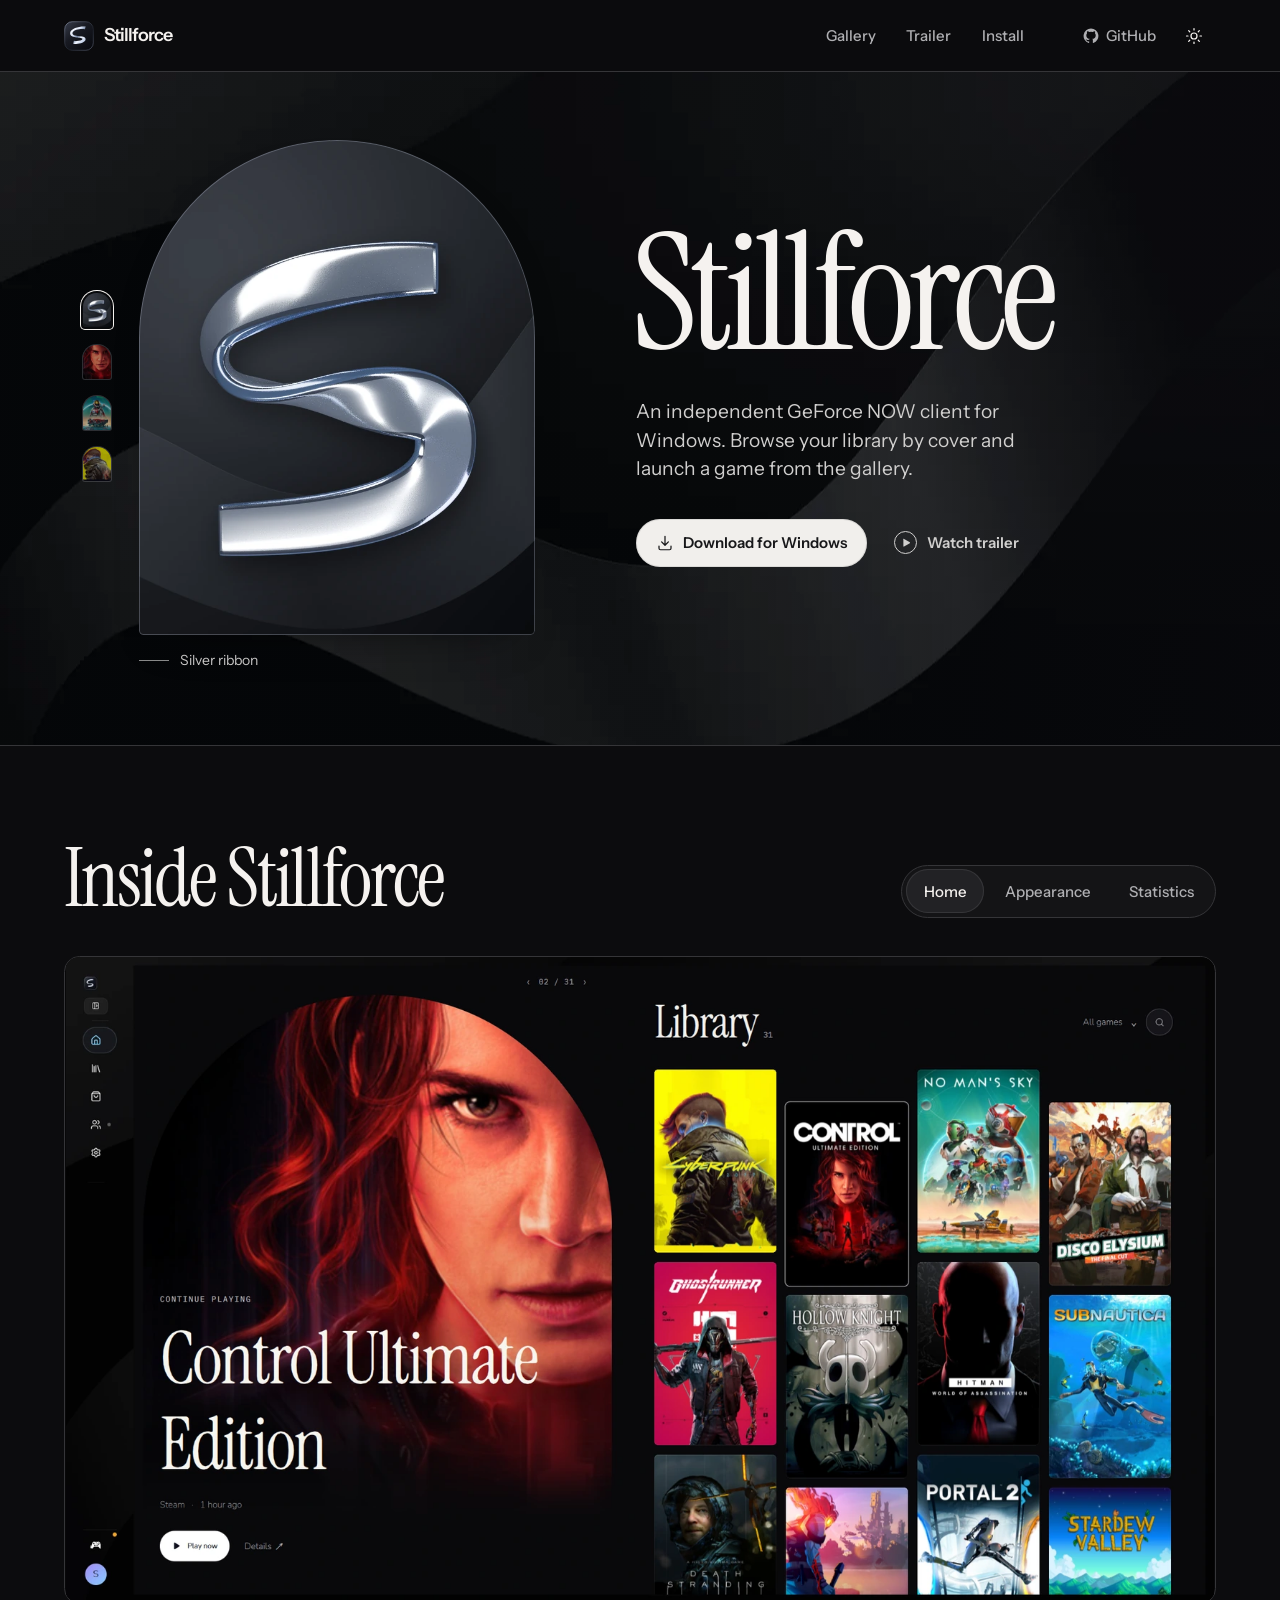
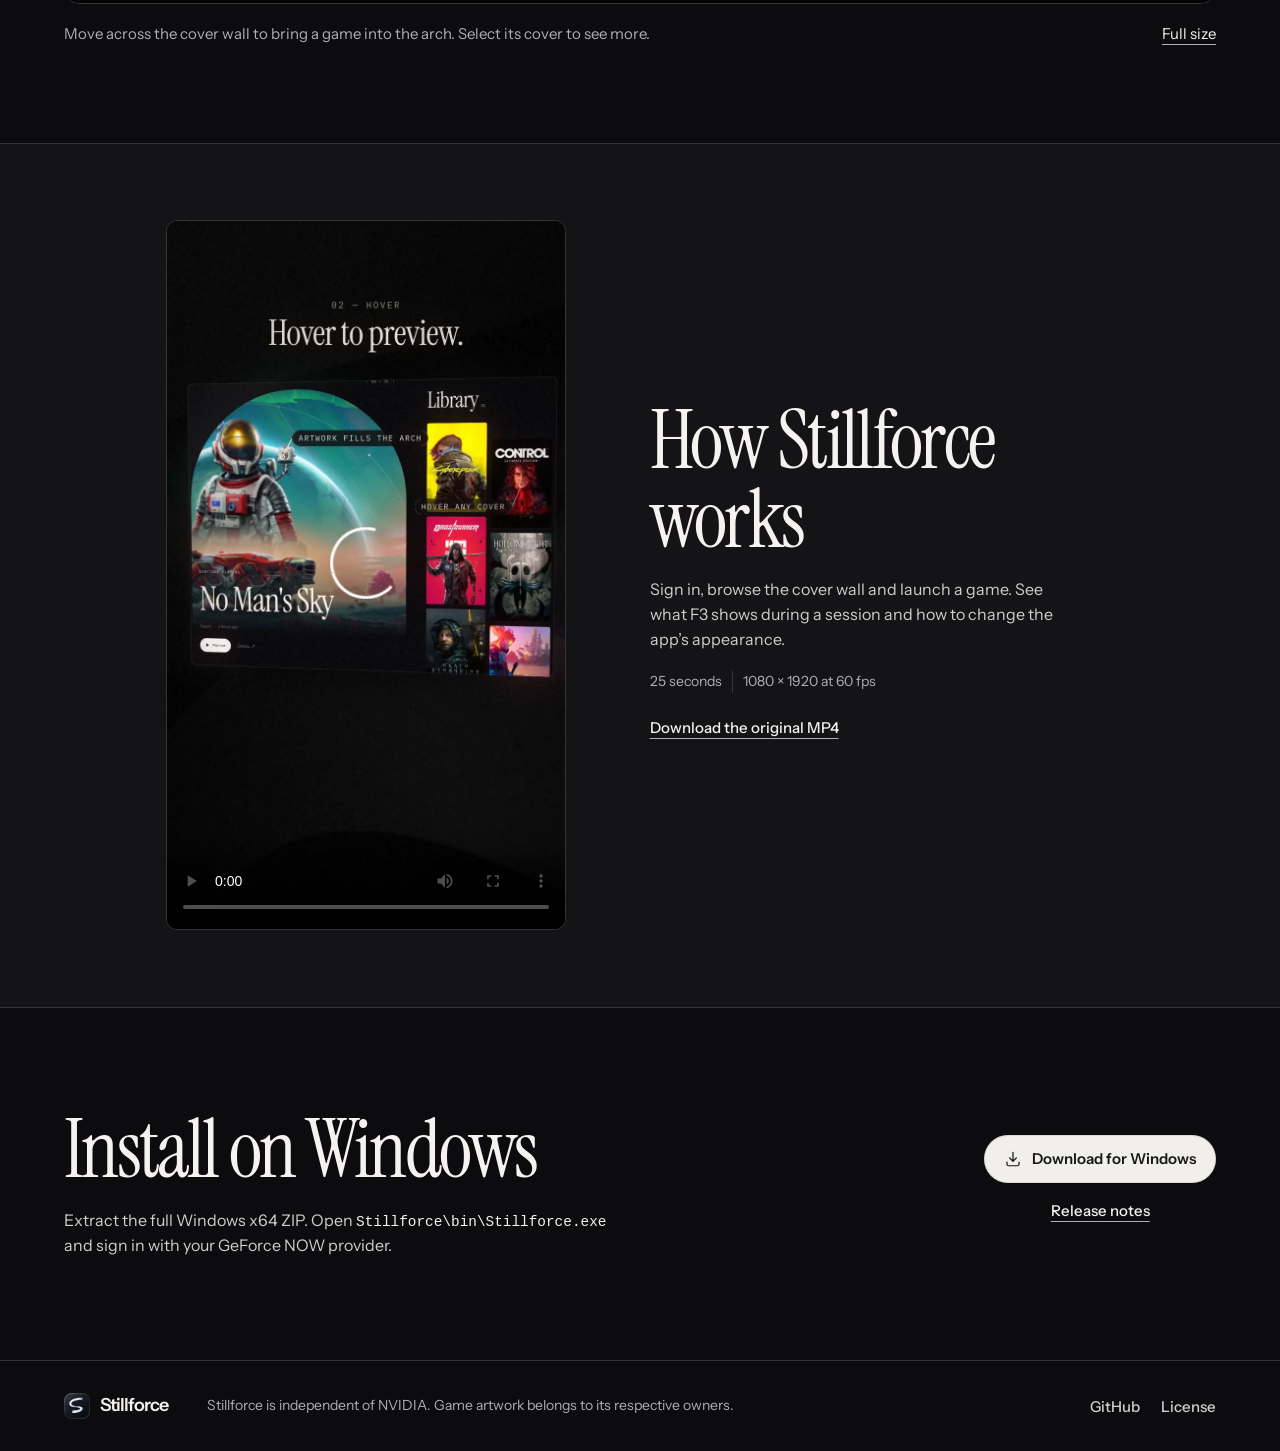
<file: index.html>
<!doctype html>
<html lang="en" data-theme="dark">
<head>
  <meta charset="utf-8">
  <meta name="viewport" content="width=device-width, initial-scale=1">
  <meta name="color-scheme" content="dark light">
  <meta name="theme-color" content="#0b0b0d">
  <title>Stillforce — GeForce NOW for Windows</title>
  <meta name="description" content="Watch the 25-second Stillforce trailer, explore the game gallery and download the independent GeForce NOW client for Windows.">
  <meta property="og:type" content="website">
  <meta property="og:title" content="Stillforce — GeForce NOW for Windows">
  <meta property="og:description" content="Explore the arched game gallery and get Stillforce for Windows.">
  <meta property="og:url" content="https://ll2rawll.github.io/StillForce/">
  <meta property="og:image" content="https://ll2rawll.github.io/StillForce/site/assets/stillforce-satin.jpg">
  <meta property="og:image:width" content="1280">
  <meta property="og:image:height" content="672">
  <meta property="og:image:alt" content="Stillforce’s silver ribbon inside an arched window over black satin. GeForce NOW for Windows.">
  <meta name="twitter:card" content="summary_large_image">
  <link rel="canonical" href="https://ll2rawll.github.io/StillForce/">
  <link rel="icon" href="site/assets/stillforce.svg" type="image/svg+xml">
  <link rel="preload" href="site/assets/fonts/instrument-serif.woff2" as="font" type="font/woff2" crossorigin>
  <link rel="preload" href="site/assets/fonts/instrument-sans.woff2" as="font" type="font/woff2" crossorigin>
  <script>
    try {
      if (localStorage.getItem('stillforce-page-theme') === 'light') document.documentElement.dataset.theme = 'light'
    } catch {}
  </script>
  <link rel="stylesheet" href="site/stillforce.css?v=how-it-works">
  <script src="site/stillforce.js?v=trailer-sound" defer></script>
</head>
<body>
  <svg class="symbols" xmlns="http://www.w3.org/2000/svg" aria-hidden="true">
    <symbol id="i-download" viewBox="0 0 24 24"><path d="M12 3v12m-4.5-4.5L12 15l4.5-4.5M4 16v3a2 2 0 0 0 2 2h12a2 2 0 0 0 2-2v-3"/></symbol>
    <symbol id="i-sun" viewBox="0 0 24 24"><circle cx="12" cy="12" r="4"/><path d="M12 2v2m0 16v2M2 12h2m16 0h2M4.9 4.9l1.4 1.4m11.4 11.4 1.4 1.4m0-14.2-1.4 1.4M6.3 17.7l-1.4 1.4"/></symbol>
    <symbol id="i-moon" viewBox="0 0 24 24"><path d="M20.9 14.2A9 9 0 0 1 9.8 3.1 9.1 9.1 0 1 0 20.9 14.2Z"/></symbol>
    <symbol id="i-menu" viewBox="0 0 24 24"><path d="M3 6h18M3 12h18M3 18h18"/></symbol>
    <symbol id="i-close" viewBox="0 0 24 24"><path d="m5 5 14 14M19 5 5 19"/></symbol>
    <symbol id="i-github" viewBox="0 0 24 24"><path fill="currentColor" stroke="none" d="M12 .9a11.1 11.1 0 0 0-3.51 21.64c.55.1.76-.24.76-.54l-.02-2.06c-3.1.67-3.75-1.31-3.75-1.31-.5-1.27-1.23-1.6-1.23-1.6-1.01-.69.08-.68.08-.68 1.12.08 1.7 1.15 1.7 1.15 1 .7 2.43.5 3.2.24.11-.72.43-1.22.78-1.5-2.47-.28-5.06-1.23-5.06-5.47 0-1.21.43-2.2 1.14-2.98-.11-.28-.49-1.41.11-2.94 0 0 .94-.3 3.05 1.14a10.5 10.5 0 0 1 5.56 0c2.12-1.44 3.04-1.14 3.04-1.14.61 1.53.23 2.66.12 2.94.71.78 1.14 1.77 1.14 2.98 0 4.25-2.6 5.18-5.08 5.46.41.34.76 1.02.76 2.05l-.02 3.71c0 .3.2.64.77.53A11.1 11.1 0 0 0 12 .9Z"/></symbol>
    <symbol id="i-play" viewBox="0 0 24 24"><path fill="currentColor" stroke="none" d="M7 4.8c0-.8.8-1.2 1.5-.8l12 7.2c.6.4.6 1.2 0 1.6l-12 7.2c-.7.4-1.5 0-1.5-.8z"/></symbol>
    <symbol id="i-sound" viewBox="0 0 24 24"><path d="M3 9h4l5-4v14l-5-4H3zm12.5-.5a5 5 0 0 1 0 7m3-10a9 9 0 0 1 0 13"/></symbol>
  </svg>
  <a class="skip-link" href="#main">Skip to content</a>

  <header class="masthead">
    <div class="shell masthead-inner">
      <a class="brand" href="./" aria-label="Stillforce home"><img src="site/assets/stillforce.svg" width="30" height="30" alt=""><span>Stillforce</span></a>
      <nav class="nav" id="navigation" aria-label="Main navigation">
        <a href="#gallery">Gallery</a>
        <a href="#trailer">Trailer</a>
        <a href="#install">Install</a>
      </nav>
      <div class="masthead-actions">
        <a class="source-link" href="https://github.com/ll2Rawll/StillForce" aria-label="Stillforce source on GitHub"><svg class="icon" aria-hidden="true"><use href="#i-github"/></svg><span>GitHub</span></a>
        <button class="icon-button theme-button enhanced" id="theme-button" type="button" aria-label="Use light theme" title="Use light theme">
          <svg class="icon sun" aria-hidden="true"><use href="#i-sun"/></svg><svg class="icon moon" aria-hidden="true"><use href="#i-moon"/></svg>
        </button>
        <button class="icon-button menu-button enhanced" type="button" id="menu-button" aria-label="Open navigation" aria-controls="navigation" aria-expanded="false">
          <svg class="icon bars" aria-hidden="true"><use href="#i-menu"/></svg><svg class="icon cross" aria-hidden="true"><use href="#i-close"/></svg>
        </button>
      </div>
    </div>
  </header>

  <main id="main" tabindex="-1">
    <section class="frontispiece" aria-labelledby="hero-title">
      <div class="shell hero-spread">
        <div class="title-block">
          <h1 id="hero-title">Stillforce</h1>
          <p>An independent GeForce NOW client for Windows. Browse your library by cover and launch a game from the gallery.</p>
          <div class="hero-actions">
            <a class="button pearl" href="https://github.com/ll2Rawll/StillForce/releases/latest/download/Stillforce-Windows-x64.zip"><svg class="icon" aria-hidden="true"><use href="#i-download"/></svg>Download for Windows</a>
            <a class="quiet-link" id="hero-trailer" href="#trailer"><span class="play-ring" aria-hidden="true"><svg class="icon"><use href="#i-play"/></svg></span>Watch trailer</a>
          </div>
        </div>

        <figure class="exhibit" aria-label="Featured artwork">
          <div class="art-window" id="art-window" role="img" aria-label="A polished silver S ribbon catches the light above folds of black satin.">
            <img class="portrait is-current" src="site/assets/plate-silver.webp" width="640" height="800" fetchpriority="high" alt="">
          </div>
          <div class="art-picker enhanced" role="group" aria-label="Choose featured artwork">
            <button type="button" class="art-choice" aria-pressed="true" aria-label="Show Silver ribbon" title="Silver ribbon"
                    data-name="Silver ribbon" data-image="site/assets/plate-silver.webp" data-description="A polished silver S ribbon catches the light above folds of black satin."><span class="thumb" aria-hidden="true"></span></button>
            <button type="button" class="art-choice" aria-pressed="false" aria-label="Show Control Ultimate Edition" title="Control Ultimate Edition"
                    data-name="Control Ultimate Edition" data-image="site/assets/plate-control.webp" data-description="Jesse Faden’s face fills the arch in red light in artwork from Control Ultimate Edition."><span class="thumb" aria-hidden="true"></span></button>
            <button type="button" class="art-choice" aria-pressed="false" aria-label="Show No Man’s Sky" title="No Man’s Sky"
                    data-name="No Man’s Sky" data-image="site/assets/plate-sky.webp" data-description="An astronaut stands against a turquoise sky and a ringed planet in artwork from No Man’s Sky."><span class="thumb" aria-hidden="true"></span></button>
            <button type="button" class="art-choice" aria-pressed="false" aria-label="Show Cyberpunk 2077" title="Cyberpunk 2077"
                    data-name="Cyberpunk 2077" data-image="site/assets/plate-cyberpunk.webp" data-description="V looks over one shoulder in a dark jacket against Cyberpunk 2077’s yellow city skyline."><span class="thumb" aria-hidden="true"></span></button>
          </div>
          <figcaption class="art-caption" aria-live="polite" aria-atomic="true"><span id="art-name">Silver ribbon</span></figcaption>
        </figure>
      </div>
    </section>

    <section class="gallery shell" id="gallery" aria-labelledby="gallery-title">
      <div class="gallery-head">
        <h2 id="gallery-title">Inside Stillforce</h2>
        <div class="gallery-tabs" aria-label="App views">
          <a href="media/home.webp" data-panel="home" class="selected">Home</a>
          <a href="media/appearance.webp" data-panel="appearance">Appearance</a>
          <a href="media/statistics.webp" data-panel="statistics">Statistics</a>
        </div>
      </div>
      <figure class="app-view" id="view-home">
        <a class="screen" href="media/home.webp" aria-label="Open the full-size Home screenshot"><img src="media/home.webp" width="1600" height="900" loading="lazy" alt="Stillforce Home. Control fills the tall red arch beside a staggered wall of game covers."></a>
        <figcaption><span>Move across the cover wall to bring a game into the arch. Select its cover to see more.</span><a href="media/home.webp">Full size</a></figcaption>
      </figure>
      <figure class="app-view" id="view-appearance" hidden>
        <a class="screen" href="media/appearance.webp" aria-label="Open the full-size Appearance screenshot"><img src="media/appearance.webp" width="1440" height="900" loading="lazy" alt="Stillforce’s Appearance settings with glass panels, accent colours and interface scale controls."></a>
        <figcaption><span>Choose a theme, accent and background. Turn on Reduce motion for immediate transitions.</span><a href="media/appearance.webp">Full size</a></figcaption>
      </figure>
      <figure class="app-view" id="view-statistics" hidden>
        <a class="screen" href="media/statistics.webp" aria-label="Open the full-size Statistics screenshot"><img src="media/statistics.webp" width="1440" height="900" loading="lazy" alt="The F3 overlay lists the assigned rig, frame rate, ping and packet loss using sample session data."></a>
        <figcaption><span>Press <kbd>F3</kbd> during a stream to see the assigned rig, ping and packet loss. This view uses sample readings.</span><a href="media/statistics.webp">Full size</a></figcaption>
      </figure>
    </section>

    <section class="film-section" id="trailer" aria-labelledby="film-title">
      <div class="shell film-layout">
        <div class="film-copy">
          <h2 id="film-title">How Stillforce works</h2>
          <p>Sign in, browse the cover wall and launch a game. See what F3 shows during a session and how to change the app’s appearance.</p>
          <p class="film-details"><span>25 seconds</span><span>1080 × 1920 at 60 fps</span></p>
          <a class="underlink" href="https://github.com/ll2Rawll/StillForce/releases/download/stillforce-v1.0.6/Stillforce-Trailer.mp4" download="Stillforce-Trailer.mp4">Download the original MP4</a>
        </div>
        <div class="film-player">
          <video id="trailer-player" controls playsinline preload="none" poster="media/trailer-poster.webp?v=how-it-works" width="1080" height="1920" aria-label="How Stillforce works, 25-second trailer">
            <source src="media/stillforce-trailer.mp4?v=how-it-works" type="video/mp4">
            <track kind="descriptions" src="site/trailer-description.vtt?v=how-it-works" srclang="en" label="English visual description">
            <a href="https://github.com/ll2Rawll/StillForce/releases/download/stillforce-v1.0.6/Stillforce-Trailer.mp4">Download the Stillforce trailer</a>
          </video>
          <button type="button" class="film-start enhanced" id="film-start" aria-label="Play the Stillforce trailer"><svg class="icon" aria-hidden="true"><use href="#i-play"/></svg></button>
          <button type="button" class="film-sound enhanced" id="film-sound" aria-controls="trailer-player" hidden><svg class="icon" aria-hidden="true"><use href="#i-sound"/></svg>Turn sound on</button>
        </div>
      </div>
    </section>

    <section class="shell install" id="install" aria-labelledby="install-title">
      <div class="install-copy">
        <h2 id="install-title">Install on Windows</h2>
        <p>Extract the full Windows x64 ZIP. Open <code>Stillforce\bin\Stillforce.exe</code> and sign in with your GeForce NOW provider.</p>
      </div>
      <div class="install-actions">
        <a class="button pearl" href="https://github.com/ll2Rawll/StillForce/releases/latest/download/Stillforce-Windows-x64.zip"><svg class="icon" aria-hidden="true"><use href="#i-download"/></svg>Download for Windows</a>
        <a class="underlink" href="https://github.com/ll2Rawll/StillForce/releases/latest">Release notes</a>
      </div>
    </section>
  </main>
  <footer class="footer">
    <div class="shell foot-inner">
      <a class="brand" href="./" aria-label="Stillforce home"><img src="site/assets/stillforce.svg" width="26" height="26" alt=""><span>Stillforce</span></a>
      <p>Stillforce is independent of NVIDIA. Game artwork belongs to its respective owners.</p>
      <div class="footer-links"><a href="https://github.com/ll2Rawll/StillForce">GitHub</a><a href="https://github.com/ll2Rawll/StillForce/blob/main/LICENSE">License</a></div>
    </div>
  </footer>
</body>
</html>
</file>
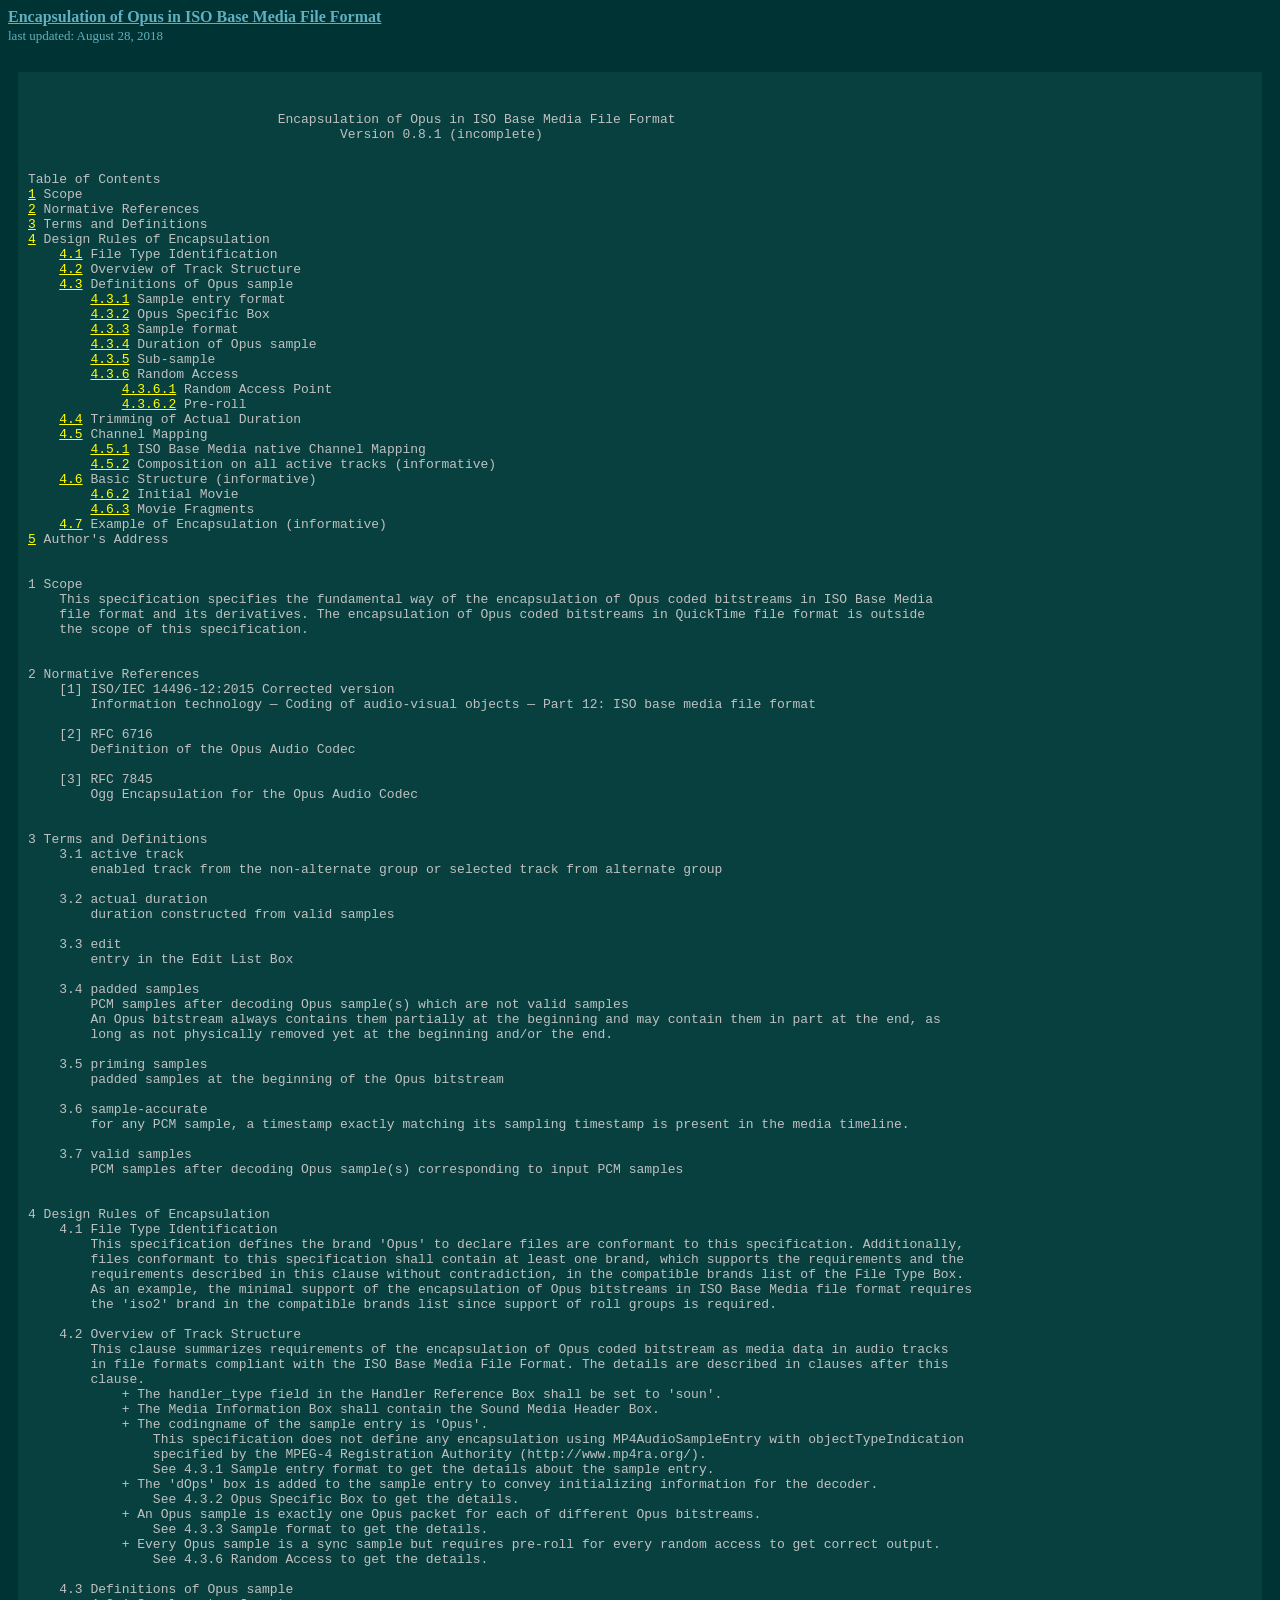
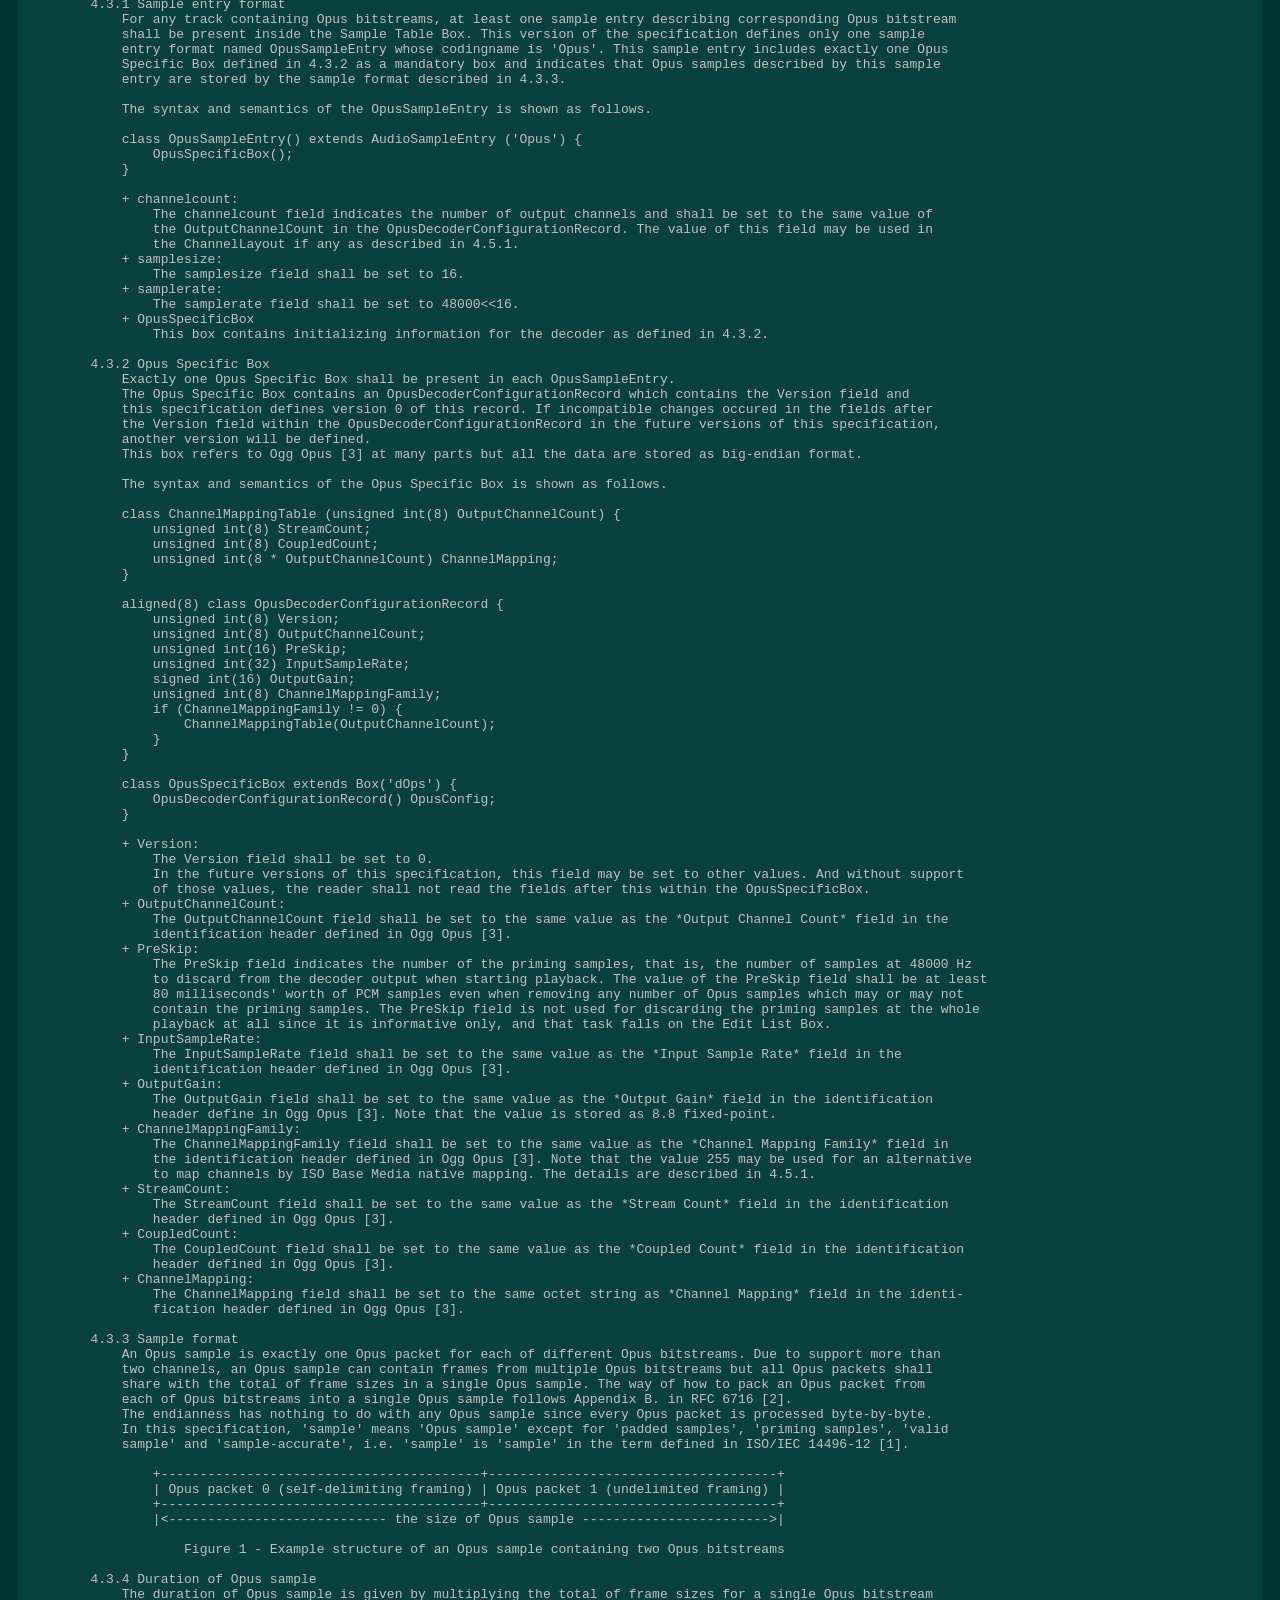
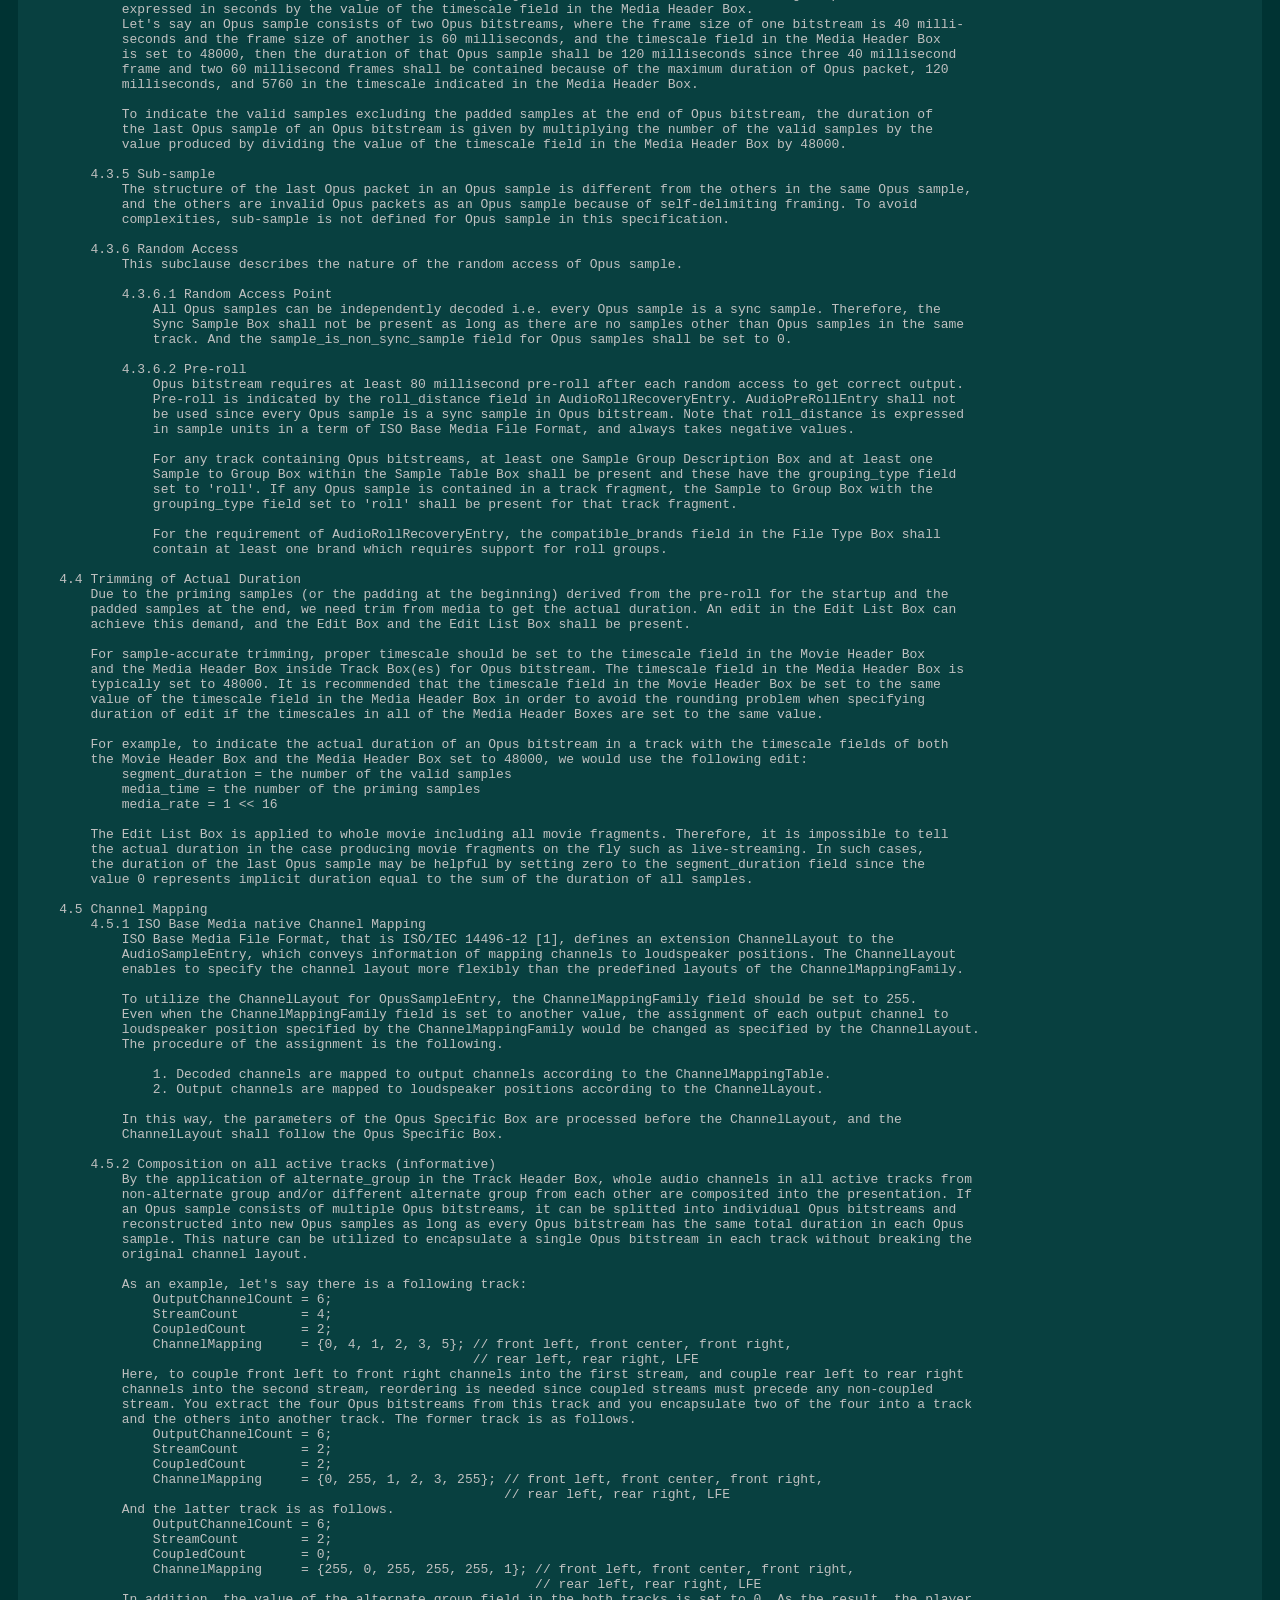
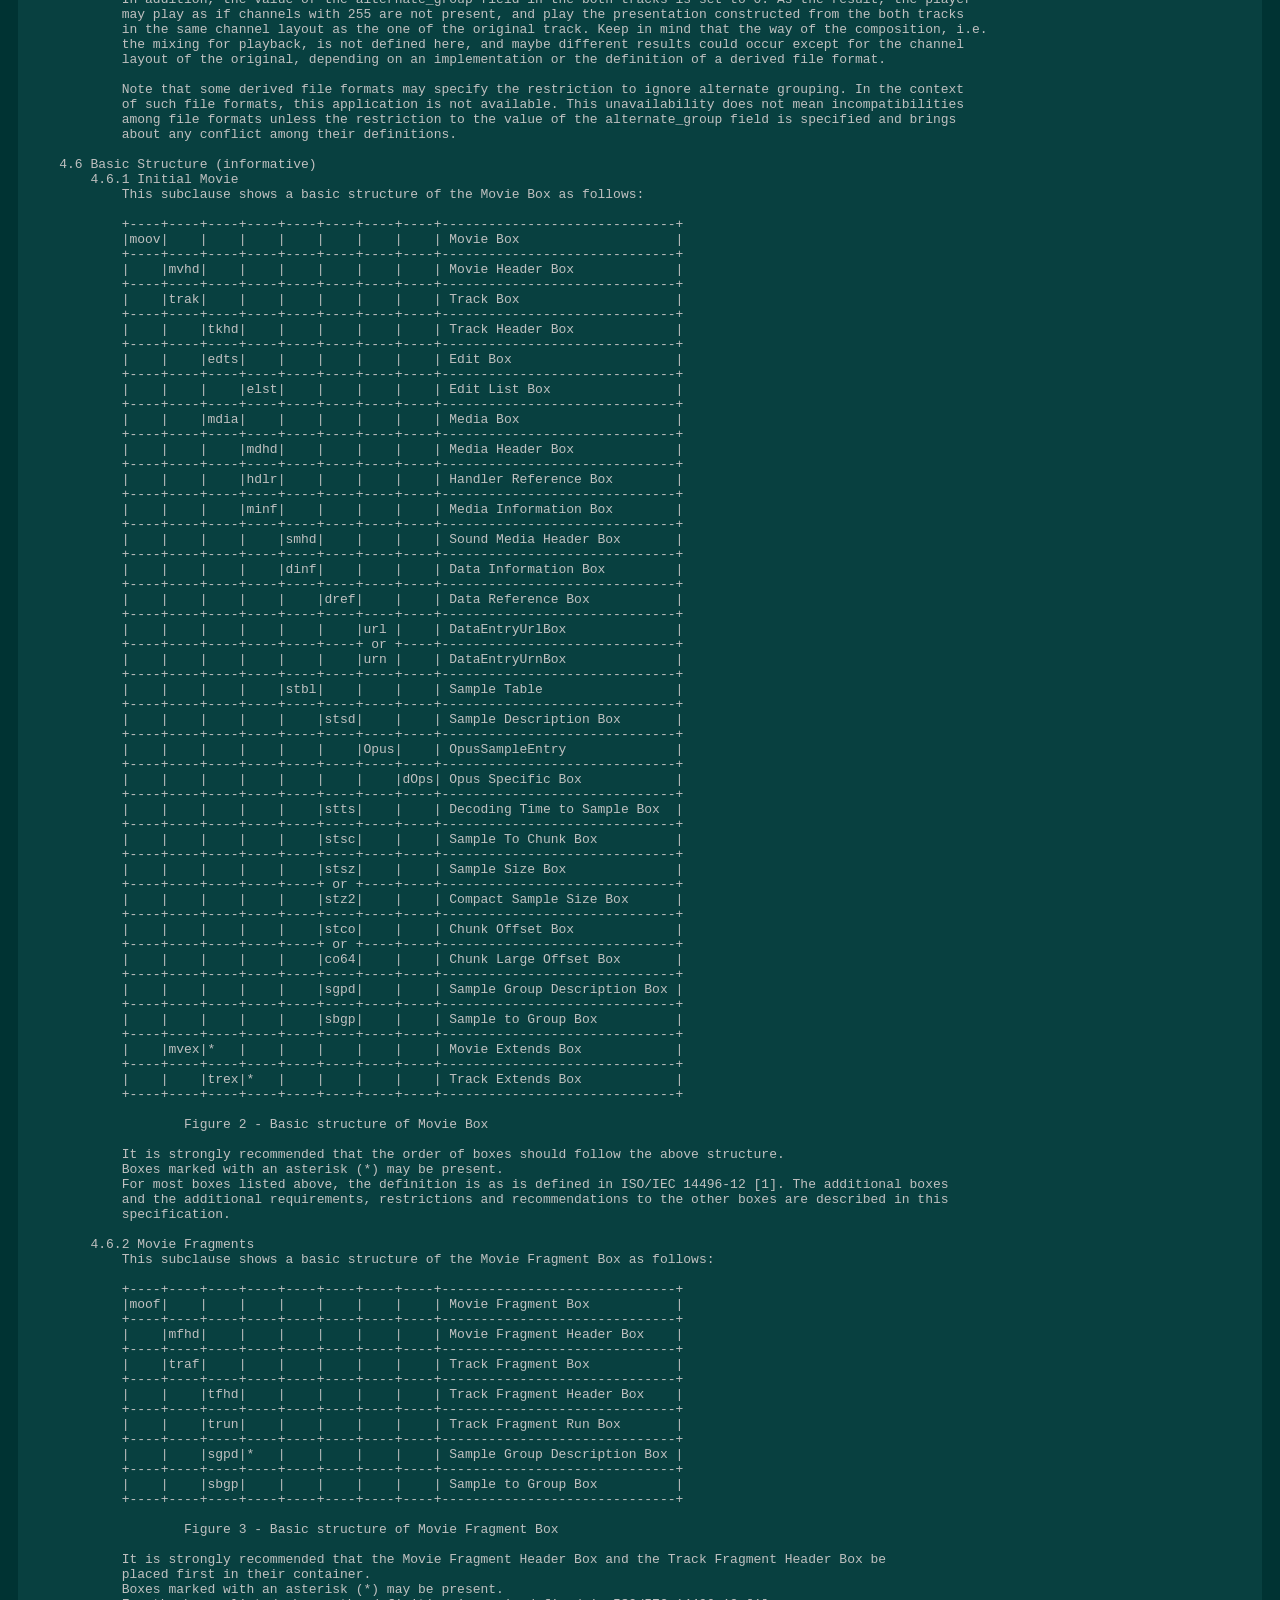
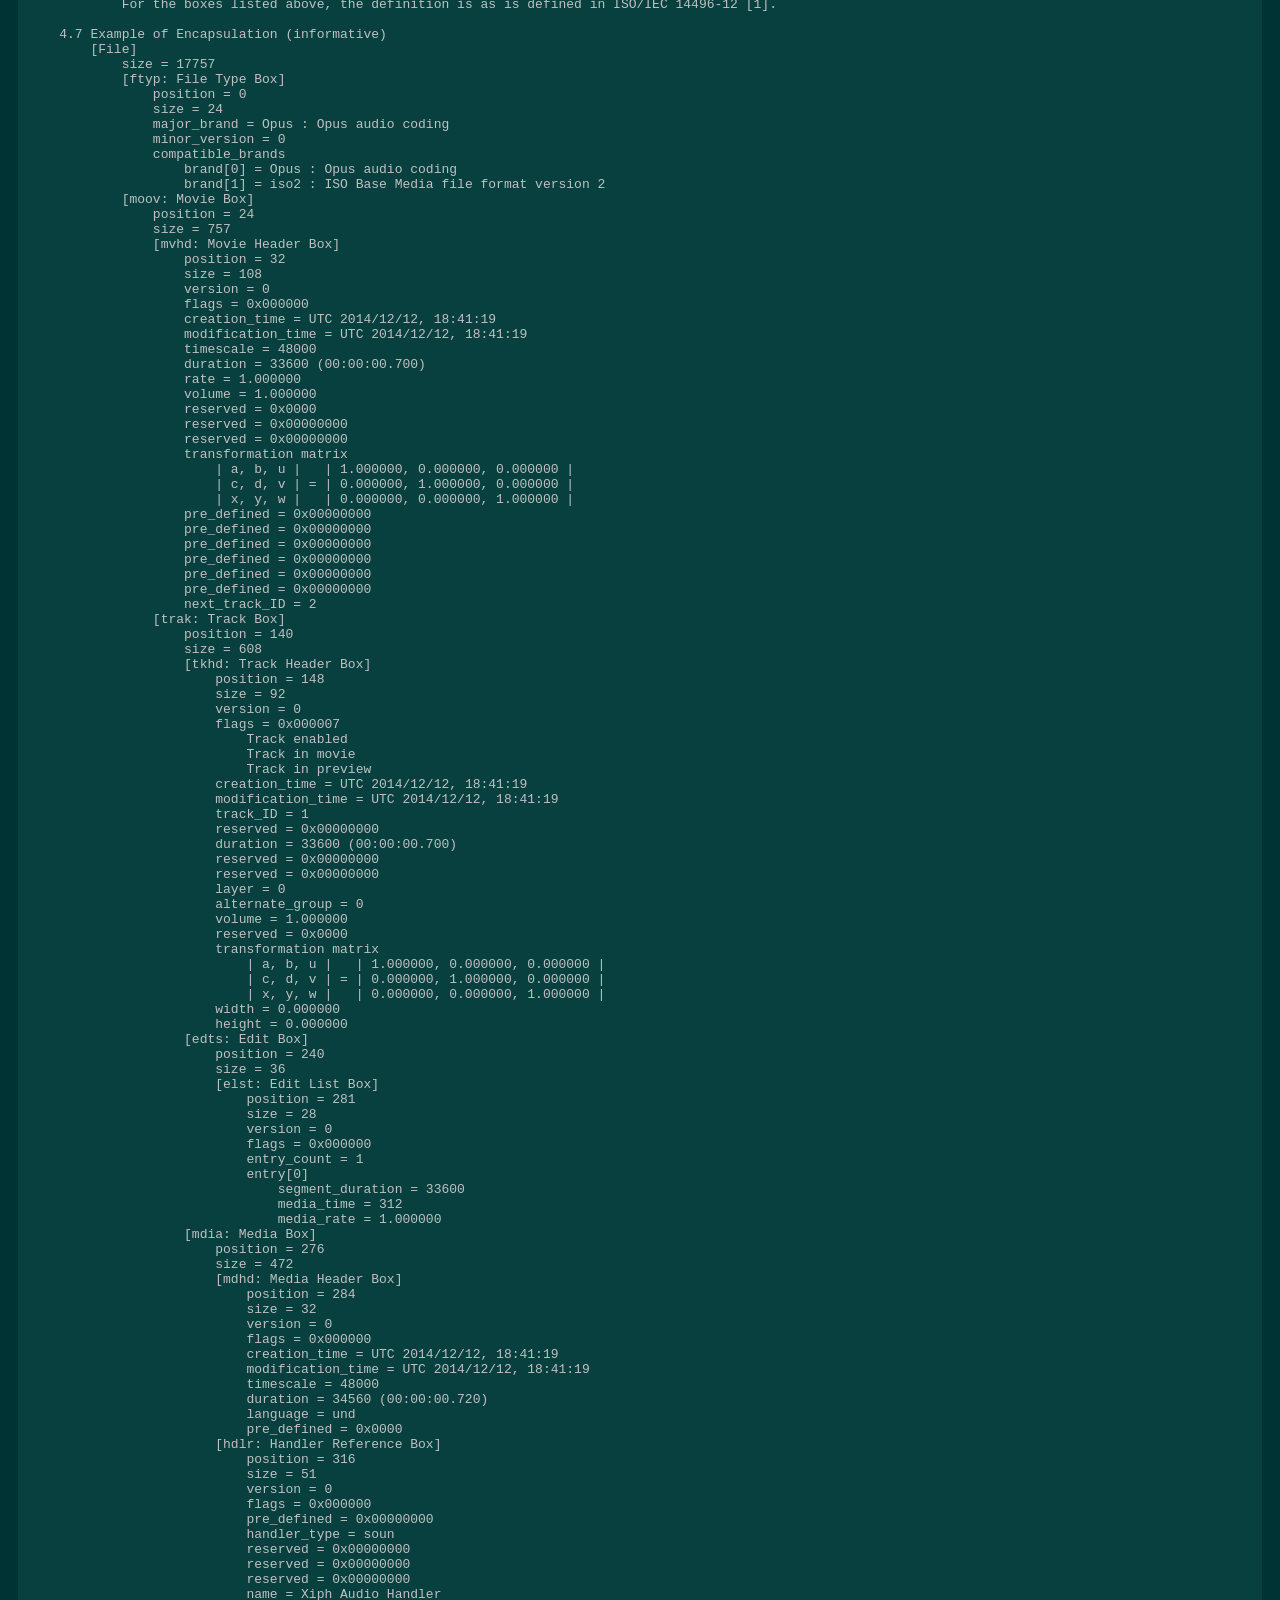
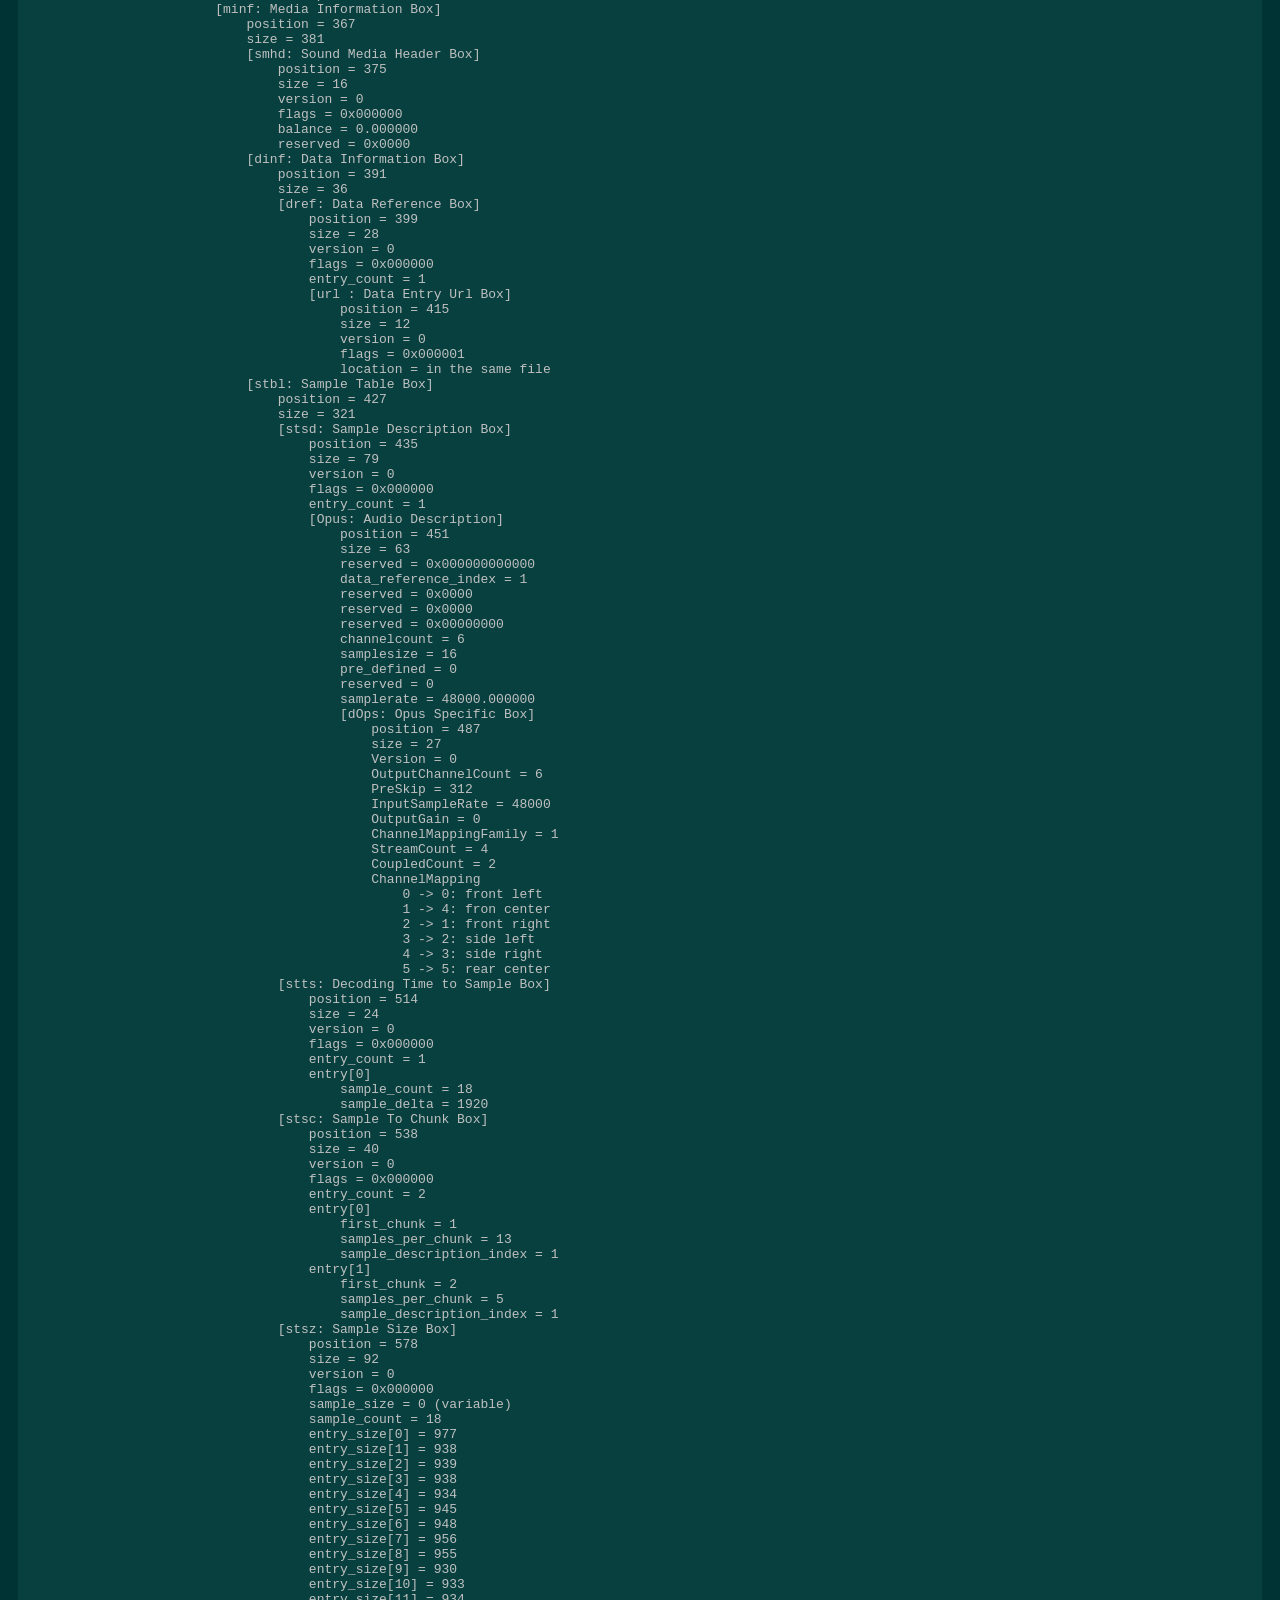
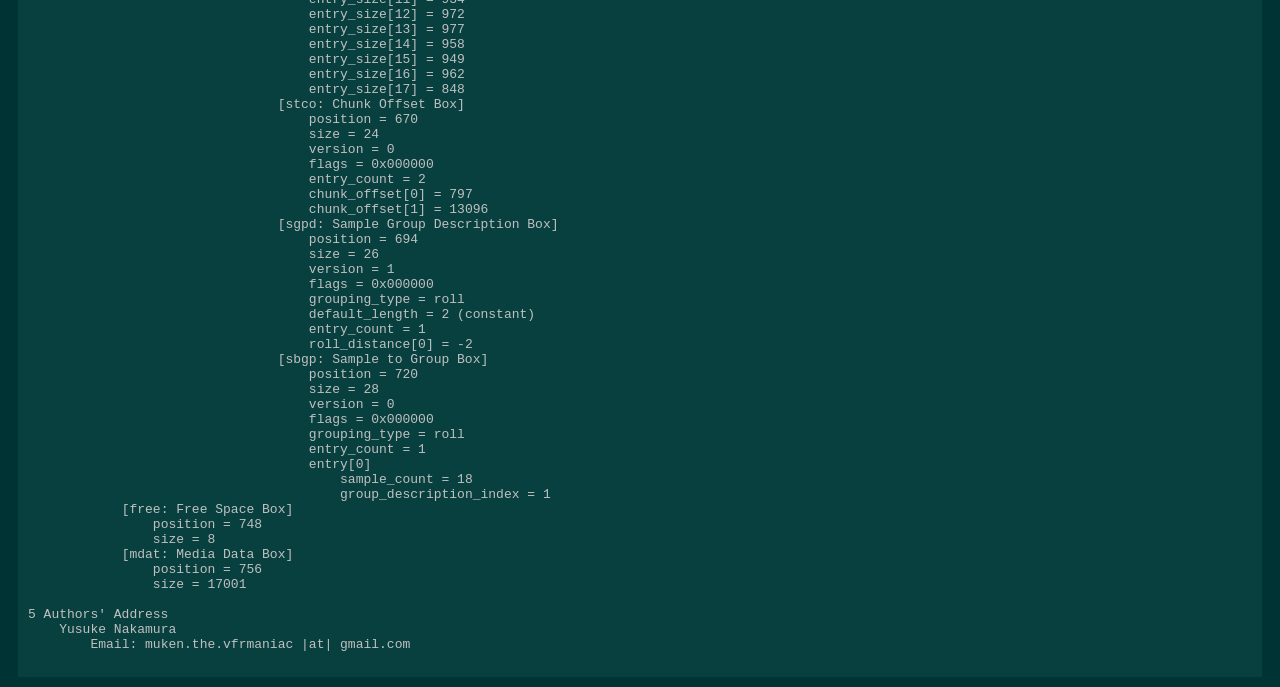
<file: native/opennow-streamer/vendor/audiopus-sys/opus/doc/opus_in_isobmff.html>
<!DOCTYPE HTML PUBLIC "-//W3C//DTD HTML 4.01//EN" "http://www.w3.org/TR/html4/strict.dtd">
<html>
    <head>
        <link rel="stylesheet" type="text/css" href="opus_in_isobmff.css"/>
        <meta http-equiv="Content-Type" content="text/html; charset=utf-8" />
        <title>Encapsulation of Opus in ISO Base Media File Format</title>
    </head>
    <body bgcolor="0x333333" text="#60B0C0">
        <b><u>Encapsulation of Opus in ISO Base Media File Format</u></b><br>
        <font size="2">last updated: August 28, 2018</font><br>
        <br>
        <div class="normal_link pre frame_box">

                                Encapsulation of Opus in ISO Base Media File Format
                                        Version 0.8.1 (incomplete)


Table of Contents
<a href="#1">1</a> Scope
<a href="#2">2</a> Normative References
<a href="#3">3</a> Terms and Definitions
<a href="#4">4</a> Design Rules of Encapsulation
    <a href="#4.1">4.1</a> File Type Identification
    <a href="#4.2">4.2</a> Overview of Track Structure
    <a href="#4.3">4.3</a> Definitions of Opus sample
        <a href="#4.3.1">4.3.1</a> Sample entry format
        <a href="#4.3.2">4.3.2</a> Opus Specific Box
        <a href="#4.3.3">4.3.3</a> Sample format
        <a href="#4.3.4">4.3.4</a> Duration of Opus sample
        <a href="#4.3.5">4.3.5</a> Sub-sample
        <a href="#4.3.6">4.3.6</a> Random Access
            <a href="#4.3.6.1">4.3.6.1</a> Random Access Point
            <a href="#4.3.6.2">4.3.6.2</a> Pre-roll
    <a href="#4.4">4.4</a> Trimming of Actual Duration
    <a href="#4.5">4.5</a> Channel Mapping
        <a href="#4.5.1">4.5.1</a> ISO Base Media native Channel Mapping
        <a href="#4.5.2">4.5.2</a> Composition on all active tracks (informative)
    <a href="#4.6">4.6</a> Basic Structure (informative)
        <a href="#4.6.1">4.6.2</a> Initial Movie
        <a href="#4.6.2">4.6.3</a> Movie Fragments
    <a href="#4.7">4.7</a> Example of Encapsulation (informative)
<a href="#5">5</a> Author's Address

<a name="1"></a>
1 Scope
    This specification specifies the fundamental way of the encapsulation of Opus coded bitstreams in ISO Base Media
    file format and its derivatives. The encapsulation of Opus coded bitstreams in QuickTime file format is outside
    the scope of this specification.

<a name="2"></a>
2 Normative References
    [1] ISO/IEC 14496-12:2015 Corrected version
        Information technology — Coding of audio-visual objects — Part 12: ISO base media file format

    [2] RFC 6716
        Definition of the Opus Audio Codec

    [3] RFC 7845
        Ogg Encapsulation for the Opus Audio Codec

<a name="3"></a>
3 Terms and Definitions
    3.1 active track
        enabled track from the non-alternate group or selected track from alternate group

    3.2 actual duration
        duration constructed from valid samples

    3.3 edit
        entry in the Edit List Box

    3.4 padded samples
        PCM samples after decoding Opus sample(s) which are not valid samples
        An Opus bitstream always contains them partially at the beginning and may contain them in part at the end, as
        long as not physically removed yet at the beginning and/or the end.

    3.5 priming samples
        padded samples at the beginning of the Opus bitstream

    3.6 sample-accurate
        for any PCM sample, a timestamp exactly matching its sampling timestamp is present in the media timeline.

    3.7 valid samples
        PCM samples after decoding Opus sample(s) corresponding to input PCM samples

<a name="4"></a>
4 Design Rules of Encapsulation
    4.1 File Type Identification<a name="4.1"></a>
        This specification defines the brand 'Opus' to declare files are conformant to this specification. Additionally,
        files conformant to this specification shall contain at least one brand, which supports the requirements and the
        requirements described in this clause without contradiction, in the compatible brands list of the File Type Box.
        As an example, the minimal support of the encapsulation of Opus bitstreams in ISO Base Media file format requires
        the 'iso2' brand in the compatible brands list since support of roll groups is required.
<a name="4.2"></a>
    4.2 Overview of Track Structure
        This clause summarizes requirements of the encapsulation of Opus coded bitstream as media data in audio tracks
        in file formats compliant with the ISO Base Media File Format. The details are described in clauses after this
        clause.
            + The handler_type field in the Handler Reference Box shall be set to 'soun'.
            + The Media Information Box shall contain the Sound Media Header Box.
            + The codingname of the sample entry is 'Opus'.
                This specification does not define any encapsulation using MP4AudioSampleEntry with objectTypeIndication
                specified by the MPEG-4 Registration Authority (http://www.mp4ra.org/).
                See 4.3.1 Sample entry format to get the details about the sample entry.
            + The 'dOps' box is added to the sample entry to convey initializing information for the decoder.
                See 4.3.2 Opus Specific Box to get the details.
            + An Opus sample is exactly one Opus packet for each of different Opus bitstreams.
                See 4.3.3 Sample format to get the details.
            + Every Opus sample is a sync sample but requires pre-roll for every random access to get correct output.
                See 4.3.6 Random Access to get the details.
<a name="4.3"></a>
    4.3 Definitions of Opus sample
        4.3.1 Sample entry format<a name="4.3.1"></a>
            For any track containing Opus bitstreams, at least one sample entry describing corresponding Opus bitstream
            shall be present inside the Sample Table Box. This version of the specification defines only one sample
            entry format named OpusSampleEntry whose codingname is 'Opus'. This sample entry includes exactly one Opus
            Specific Box defined in 4.3.2 as a mandatory box and indicates that Opus samples described by this sample
            entry are stored by the sample format described in 4.3.3.

            The syntax and semantics of the OpusSampleEntry is shown as follows.

            class OpusSampleEntry() extends AudioSampleEntry ('Opus') {
                OpusSpecificBox();
            }

            + channelcount:
                The channelcount field indicates the number of output channels and shall be set to the same value of
                the OutputChannelCount in the OpusDecoderConfigurationRecord. The value of this field may be used in
                the ChannelLayout if any as described in 4.5.1.
            + samplesize:
                The samplesize field shall be set to 16.
            + samplerate:
                The samplerate field shall be set to 48000&lt&lt16.
            + OpusSpecificBox
                This box contains initializing information for the decoder as defined in 4.3.2.

        4.3.2 Opus Specific Box<a name="4.3.2"></a>
            Exactly one Opus Specific Box shall be present in each OpusSampleEntry.
            The Opus Specific Box contains an OpusDecoderConfigurationRecord which contains the Version field and
            this specification defines version 0 of this record. If incompatible changes occured in the fields after
            the Version field within the OpusDecoderConfigurationRecord in the future versions of this specification,
            another version will be defined.
            This box refers to Ogg Opus [3] at many parts but all the data are stored as big-endian format.

            The syntax and semantics of the Opus Specific Box is shown as follows.

            class ChannelMappingTable (unsigned int(8) OutputChannelCount) {
                unsigned int(8) StreamCount;
                unsigned int(8) CoupledCount;
                unsigned int(8 * OutputChannelCount) ChannelMapping;
            }

            aligned(8) class OpusDecoderConfigurationRecord {
                unsigned int(8) Version;
                unsigned int(8) OutputChannelCount;
                unsigned int(16) PreSkip;
                unsigned int(32) InputSampleRate;
                signed int(16) OutputGain;
                unsigned int(8) ChannelMappingFamily;
                if (ChannelMappingFamily != 0) {
                    ChannelMappingTable(OutputChannelCount);
                }
            }

            class OpusSpecificBox extends Box('dOps') {
                OpusDecoderConfigurationRecord() OpusConfig;
            }

            + Version:
                The Version field shall be set to 0.
                In the future versions of this specification, this field may be set to other values. And without support
                of those values, the reader shall not read the fields after this within the OpusSpecificBox.
            + OutputChannelCount:
                The OutputChannelCount field shall be set to the same value as the *Output Channel Count* field in the
                identification header defined in Ogg Opus [3].
            + PreSkip:
                The PreSkip field indicates the number of the priming samples, that is, the number of samples at 48000 Hz
                to discard from the decoder output when starting playback. The value of the PreSkip field shall be at least
                80 milliseconds' worth of PCM samples even when removing any number of Opus samples which may or may not
                contain the priming samples. The PreSkip field is not used for discarding the priming samples at the whole
                playback at all since it is informative only, and that task falls on the Edit List Box.
            + InputSampleRate:
                The InputSampleRate field shall be set to the same value as the *Input Sample Rate* field in the
                identification header defined in Ogg Opus [3].
            + OutputGain:
                The OutputGain field shall be set to the same value as the *Output Gain* field in the identification
                header define in Ogg Opus [3]. Note that the value is stored as 8.8 fixed-point.
            + ChannelMappingFamily:
                The ChannelMappingFamily field shall be set to the same value as the *Channel Mapping Family* field in
                the identification header defined in Ogg Opus [3]. Note that the value 255 may be used for an alternative
                to map channels by ISO Base Media native mapping. The details are described in 4.5.1.
            + StreamCount:
                The StreamCount field shall be set to the same value as the *Stream Count* field in the identification
                header defined in Ogg Opus [3].
            + CoupledCount:
                The CoupledCount field shall be set to the same value as the *Coupled Count* field in the identification
                header defined in Ogg Opus [3].
            + ChannelMapping:
                The ChannelMapping field shall be set to the same octet string as *Channel Mapping* field in the identi-
                fication header defined in Ogg Opus [3].

        4.3.3 Sample format<a name="4.3.3"></a>
            An Opus sample is exactly one Opus packet for each of different Opus bitstreams. Due to support more than
            two channels, an Opus sample can contain frames from multiple Opus bitstreams but all Opus packets shall
            share with the total of frame sizes in a single Opus sample. The way of how to pack an Opus packet from
            each of Opus bitstreams into a single Opus sample follows Appendix B. in RFC 6716 [2].
            The endianness has nothing to do with any Opus sample since every Opus packet is processed byte-by-byte.
            In this specification, 'sample' means 'Opus sample' except for 'padded samples', 'priming samples', 'valid
            sample' and 'sample-accurate', i.e. 'sample' is 'sample' in the term defined in ISO/IEC 14496-12 [1].

                +-----------------------------------------+-------------------------------------+
                | Opus packet 0 (self-delimiting framing) | Opus packet 1 (undelimited framing) |
                +-----------------------------------------+-------------------------------------+
                |<---------------------------- the size of Opus sample ------------------------>|

                    Figure 1 - Example structure of an Opus sample containing two Opus bitstreams

        4.3.4 Duration of Opus sample<a name="4.3.4"></a>
            The duration of Opus sample is given by multiplying the total of frame sizes for a single Opus bitstream
            expressed in seconds by the value of the timescale field in the Media Header Box.
            Let's say an Opus sample consists of two Opus bitstreams, where the frame size of one bitstream is 40 milli-
            seconds and the frame size of another is 60 milliseconds, and the timescale field in the Media Header Box
            is set to 48000, then the duration of that Opus sample shall be 120 milliseconds since three 40 millisecond
            frame and two 60 millisecond frames shall be contained because of the maximum duration of Opus packet, 120
            milliseconds, and 5760 in the timescale indicated in the Media Header Box.

            To indicate the valid samples excluding the padded samples at the end of Opus bitstream, the duration of
            the last Opus sample of an Opus bitstream is given by multiplying the number of the valid samples by the
            value produced by dividing the value of the timescale field in the Media Header Box by 48000.

        4.3.5 Sub-sample<a name="4.3.5"></a>
            The structure of the last Opus packet in an Opus sample is different from the others in the same Opus sample,
            and the others are invalid Opus packets as an Opus sample because of self-delimiting framing. To avoid
            complexities, sub-sample is not defined for Opus sample in this specification.

        4.3.6 Random Access<a name="4.3.6"></a>
            This subclause describes the nature of the random access of Opus sample.

            4.3.6.1 Random Access Point<a name="4.3.6.1"></a>
                All Opus samples can be independently decoded i.e. every Opus sample is a sync sample. Therefore, the
                Sync Sample Box shall not be present as long as there are no samples other than Opus samples in the same
                track. And the sample_is_non_sync_sample field for Opus samples shall be set to 0.

            4.3.6.2 Pre-roll<a name="4.3.6.2"></a>
                Opus bitstream requires at least 80 millisecond pre-roll after each random access to get correct output.
                Pre-roll is indicated by the roll_distance field in AudioRollRecoveryEntry. AudioPreRollEntry shall not
                be used since every Opus sample is a sync sample in Opus bitstream. Note that roll_distance is expressed
                in sample units in a term of ISO Base Media File Format, and always takes negative values.

                For any track containing Opus bitstreams, at least one Sample Group Description Box and at least one
                Sample to Group Box within the Sample Table Box shall be present and these have the grouping_type field
                set to 'roll'. If any Opus sample is contained in a track fragment, the Sample to Group Box with the
                grouping_type field set to 'roll' shall be present for that track fragment.

                For the requirement of AudioRollRecoveryEntry, the compatible_brands field in the File Type Box shall
                contain at least one brand which requires support for roll groups.
<a name="4.4"></a>
    4.4 Trimming of Actual Duration
        Due to the priming samples (or the padding at the beginning) derived from the pre-roll for the startup and the
        padded samples at the end, we need trim from media to get the actual duration. An edit in the Edit List Box can
        achieve this demand, and the Edit Box and the Edit List Box shall be present.

        For sample-accurate trimming, proper timescale should be set to the timescale field in the Movie Header Box
        and the Media Header Box inside Track Box(es) for Opus bitstream. The timescale field in the Media Header Box is
        typically set to 48000. It is recommended that the timescale field in the Movie Header Box be set to the same
        value of the timescale field in the Media Header Box in order to avoid the rounding problem when specifying
        duration of edit if the timescales in all of the Media Header Boxes are set to the same value.

        For example, to indicate the actual duration of an Opus bitstream in a track with the timescale fields of both
        the Movie Header Box and the Media Header Box set to 48000, we would use the following edit:
            segment_duration = the number of the valid samples
            media_time = the number of the priming samples
            media_rate = 1 &lt&lt 16

        The Edit List Box is applied to whole movie including all movie fragments. Therefore, it is impossible to tell
        the actual duration in the case producing movie fragments on the fly such as live-streaming. In such cases,
        the duration of the last Opus sample may be helpful by setting zero to the segment_duration field since the
        value 0 represents implicit duration equal to the sum of the duration of all samples.
<a name="4.5"></a>
    4.5 Channel Mapping
        4.5.1 ISO Base Media native Channel Mapping<a name="4.5.1"></a>
            ISO Base Media File Format, that is ISO/IEC 14496-12 [1], defines an extension ChannelLayout to the
            AudioSampleEntry, which conveys information of mapping channels to loudspeaker positions. The ChannelLayout
            enables to specify the channel layout more flexibly than the predefined layouts of the ChannelMappingFamily.

            To utilize the ChannelLayout for OpusSampleEntry, the ChannelMappingFamily field should be set to 255.
            Even when the ChannelMappingFamily field is set to another value, the assignment of each output channel to
            loudspeaker position specified by the ChannelMappingFamily would be changed as specified by the ChannelLayout.
            The procedure of the assignment is the following.

                1. Decoded channels are mapped to output channels according to the ChannelMappingTable.
                2. Output channels are mapped to loudspeaker positions according to the ChannelLayout.

            In this way, the parameters of the Opus Specific Box are processed before the ChannelLayout, and the
            ChannelLayout shall follow the Opus Specific Box.

        4.5.2 Composition on all active tracks (informative)<a name="4.5.2"></a>
            By the application of alternate_group in the Track Header Box, whole audio channels in all active tracks from
            non-alternate group and/or different alternate group from each other are composited into the presentation. If
            an Opus sample consists of multiple Opus bitstreams, it can be splitted into individual Opus bitstreams and
            reconstructed into new Opus samples as long as every Opus bitstream has the same total duration in each Opus
            sample. This nature can be utilized to encapsulate a single Opus bitstream in each track without breaking the
            original channel layout.

            As an example, let's say there is a following track:
                OutputChannelCount = 6;
                StreamCount        = 4;
                CoupledCount       = 2;
                ChannelMapping     = {0, 4, 1, 2, 3, 5}; // front left, front center, front right,
                                                         // rear left, rear right, LFE
            Here, to couple front left to front right channels into the first stream, and couple rear left to rear right
            channels into the second stream, reordering is needed since coupled streams must precede any non-coupled
            stream. You extract the four Opus bitstreams from this track and you encapsulate two of the four into a track
            and the others into another track. The former track is as follows.
                OutputChannelCount = 6;
                StreamCount        = 2;
                CoupledCount       = 2;
                ChannelMapping     = {0, 255, 1, 2, 3, 255}; // front left, front center, front right,
                                                             // rear left, rear right, LFE
            And the latter track is as follows.
                OutputChannelCount = 6;
                StreamCount        = 2;
                CoupledCount       = 0;
                ChannelMapping     = {255, 0, 255, 255, 255, 1}; // front left, front center, front right,
                                                                 // rear left, rear right, LFE
            In addition, the value of the alternate_group field in the both tracks is set to 0. As the result, the player
            may play as if channels with 255 are not present, and play the presentation constructed from the both tracks
            in the same channel layout as the one of the original track. Keep in mind that the way of the composition, i.e.
            the mixing for playback, is not defined here, and maybe different results could occur except for the channel
            layout of the original, depending on an implementation or the definition of a derived file format.

            Note that some derived file formats may specify the restriction to ignore alternate grouping. In the context
            of such file formats, this application is not available. This unavailability does not mean incompatibilities
            among file formats unless the restriction to the value of the alternate_group field is specified and brings
            about any conflict among their definitions.
<a name="4.6"></a>
    4.6 Basic Structure (informative)
        4.6.1 Initial Movie<a name="4.6.1"></a>
            This subclause shows a basic structure of the Movie Box as follows:

            +----+----+----+----+----+----+----+----+------------------------------+
            |moov|    |    |    |    |    |    |    | Movie Box                    |
            +----+----+----+----+----+----+----+----+------------------------------+
            |    |mvhd|    |    |    |    |    |    | Movie Header Box             |
            +----+----+----+----+----+----+----+----+------------------------------+
            |    |trak|    |    |    |    |    |    | Track Box                    |
            +----+----+----+----+----+----+----+----+------------------------------+
            |    |    |tkhd|    |    |    |    |    | Track Header Box             |
            +----+----+----+----+----+----+----+----+------------------------------+
            |    |    |edts|    |    |    |    |    | Edit Box                     |
            +----+----+----+----+----+----+----+----+------------------------------+
            |    |    |    |elst|    |    |    |    | Edit List Box                |
            +----+----+----+----+----+----+----+----+------------------------------+
            |    |    |mdia|    |    |    |    |    | Media Box                    |
            +----+----+----+----+----+----+----+----+------------------------------+
            |    |    |    |mdhd|    |    |    |    | Media Header Box             |
            +----+----+----+----+----+----+----+----+------------------------------+
            |    |    |    |hdlr|    |    |    |    | Handler Reference Box        |
            +----+----+----+----+----+----+----+----+------------------------------+
            |    |    |    |minf|    |    |    |    | Media Information Box        |
            +----+----+----+----+----+----+----+----+------------------------------+
            |    |    |    |    |smhd|    |    |    | Sound Media Header Box       |
            +----+----+----+----+----+----+----+----+------------------------------+
            |    |    |    |    |dinf|    |    |    | Data Information Box         |
            +----+----+----+----+----+----+----+----+------------------------------+
            |    |    |    |    |    |dref|    |    | Data Reference Box           |
            +----+----+----+----+----+----+----+----+------------------------------+
            |    |    |    |    |    |    |url |    | DataEntryUrlBox              |
            +----+----+----+----+----+----+ or +----+------------------------------+
            |    |    |    |    |    |    |urn |    | DataEntryUrnBox              |
            +----+----+----+----+----+----+----+----+------------------------------+
            |    |    |    |    |stbl|    |    |    | Sample Table                 |
            +----+----+----+----+----+----+----+----+------------------------------+
            |    |    |    |    |    |stsd|    |    | Sample Description Box       |
            +----+----+----+----+----+----+----+----+------------------------------+
            |    |    |    |    |    |    |Opus|    | OpusSampleEntry              |
            +----+----+----+----+----+----+----+----+------------------------------+
            |    |    |    |    |    |    |    |dOps| Opus Specific Box            |
            +----+----+----+----+----+----+----+----+------------------------------+
            |    |    |    |    |    |stts|    |    | Decoding Time to Sample Box  |
            +----+----+----+----+----+----+----+----+------------------------------+
            |    |    |    |    |    |stsc|    |    | Sample To Chunk Box          |
            +----+----+----+----+----+----+----+----+------------------------------+
            |    |    |    |    |    |stsz|    |    | Sample Size Box              |
            +----+----+----+----+----+ or +----+----+------------------------------+
            |    |    |    |    |    |stz2|    |    | Compact Sample Size Box      |
            +----+----+----+----+----+----+----+----+------------------------------+
            |    |    |    |    |    |stco|    |    | Chunk Offset Box             |
            +----+----+----+----+----+ or +----+----+------------------------------+
            |    |    |    |    |    |co64|    |    | Chunk Large Offset Box       |
            +----+----+----+----+----+----+----+----+------------------------------+
            |    |    |    |    |    |sgpd|    |    | Sample Group Description Box |
            +----+----+----+----+----+----+----+----+------------------------------+
            |    |    |    |    |    |sbgp|    |    | Sample to Group Box          |
            +----+----+----+----+----+----+----+----+------------------------------+
            |    |mvex|*   |    |    |    |    |    | Movie Extends Box            |
            +----+----+----+----+----+----+----+----+------------------------------+
            |    |    |trex|*   |    |    |    |    | Track Extends Box            |
            +----+----+----+----+----+----+----+----+------------------------------+

                    Figure 2 - Basic structure of Movie Box

            It is strongly recommended that the order of boxes should follow the above structure.
            Boxes marked with an asterisk (*) may be present.
            For most boxes listed above, the definition is as is defined in ISO/IEC 14496-12 [1]. The additional boxes
            and the additional requirements, restrictions and recommendations to the other boxes are described in this
            specification.

        4.6.2 Movie Fragments<a name="4.6.2"></a>
            This subclause shows a basic structure of the Movie Fragment Box as follows:

            +----+----+----+----+----+----+----+----+------------------------------+
            |moof|    |    |    |    |    |    |    | Movie Fragment Box           |
            +----+----+----+----+----+----+----+----+------------------------------+
            |    |mfhd|    |    |    |    |    |    | Movie Fragment Header Box    |
            +----+----+----+----+----+----+----+----+------------------------------+
            |    |traf|    |    |    |    |    |    | Track Fragment Box           |
            +----+----+----+----+----+----+----+----+------------------------------+
            |    |    |tfhd|    |    |    |    |    | Track Fragment Header Box    |
            +----+----+----+----+----+----+----+----+------------------------------+
            |    |    |trun|    |    |    |    |    | Track Fragment Run Box       |
            +----+----+----+----+----+----+----+----+------------------------------+
            |    |    |sgpd|*   |    |    |    |    | Sample Group Description Box |
            +----+----+----+----+----+----+----+----+------------------------------+
            |    |    |sbgp|    |    |    |    |    | Sample to Group Box          |
            +----+----+----+----+----+----+----+----+------------------------------+

                    Figure 3 - Basic structure of Movie Fragment Box

            It is strongly recommended that the Movie Fragment Header Box and the Track Fragment Header Box be
            placed first in their container.
            Boxes marked with an asterisk (*) may be present.
            For the boxes listed above, the definition is as is defined in ISO/IEC 14496-12 [1].
<a name="4.7"></a>
    4.7 Example of Encapsulation (informative)
        [File]
            size = 17757
            [ftyp: File Type Box]
                position = 0
                size = 24
                major_brand = Opus : Opus audio coding
                minor_version = 0
                compatible_brands
                    brand[0] = Opus : Opus audio coding
                    brand[1] = iso2 : ISO Base Media file format version 2
            [moov: Movie Box]
                position = 24
                size = 757
                [mvhd: Movie Header Box]
                    position = 32
                    size = 108
                    version = 0
                    flags = 0x000000
                    creation_time = UTC 2014/12/12, 18:41:19
                    modification_time = UTC 2014/12/12, 18:41:19
                    timescale = 48000
                    duration = 33600 (00:00:00.700)
                    rate = 1.000000
                    volume = 1.000000
                    reserved = 0x0000
                    reserved = 0x00000000
                    reserved = 0x00000000
                    transformation matrix
                        | a, b, u |   | 1.000000, 0.000000, 0.000000 |
                        | c, d, v | = | 0.000000, 1.000000, 0.000000 |
                        | x, y, w |   | 0.000000, 0.000000, 1.000000 |
                    pre_defined = 0x00000000
                    pre_defined = 0x00000000
                    pre_defined = 0x00000000
                    pre_defined = 0x00000000
                    pre_defined = 0x00000000
                    pre_defined = 0x00000000
                    next_track_ID = 2
                [trak: Track Box]
                    position = 140
                    size = 608
                    [tkhd: Track Header Box]
                        position = 148
                        size = 92
                        version = 0
                        flags = 0x000007
                            Track enabled
                            Track in movie
                            Track in preview
                        creation_time = UTC 2014/12/12, 18:41:19
                        modification_time = UTC 2014/12/12, 18:41:19
                        track_ID = 1
                        reserved = 0x00000000
                        duration = 33600 (00:00:00.700)
                        reserved = 0x00000000
                        reserved = 0x00000000
                        layer = 0
                        alternate_group = 0
                        volume = 1.000000
                        reserved = 0x0000
                        transformation matrix
                            | a, b, u |   | 1.000000, 0.000000, 0.000000 |
                            | c, d, v | = | 0.000000, 1.000000, 0.000000 |
                            | x, y, w |   | 0.000000, 0.000000, 1.000000 |
                        width = 0.000000
                        height = 0.000000
                    [edts: Edit Box]
                        position = 240
                        size = 36
                        [elst: Edit List Box]
                            position = 281
                            size = 28
                            version = 0
                            flags = 0x000000
                            entry_count = 1
                            entry[0]
                                segment_duration = 33600
                                media_time = 312
                                media_rate = 1.000000
                    [mdia: Media Box]
                        position = 276
                        size = 472
                        [mdhd: Media Header Box]
                            position = 284
                            size = 32
                            version = 0
                            flags = 0x000000
                            creation_time = UTC 2014/12/12, 18:41:19
                            modification_time = UTC 2014/12/12, 18:41:19
                            timescale = 48000
                            duration = 34560 (00:00:00.720)
                            language = und
                            pre_defined = 0x0000
                        [hdlr: Handler Reference Box]
                            position = 316
                            size = 51
                            version = 0
                            flags = 0x000000
                            pre_defined = 0x00000000
                            handler_type = soun
                            reserved = 0x00000000
                            reserved = 0x00000000
                            reserved = 0x00000000
                            name = Xiph Audio Handler
                        [minf: Media Information Box]
                            position = 367
                            size = 381
                            [smhd: Sound Media Header Box]
                                position = 375
                                size = 16
                                version = 0
                                flags = 0x000000
                                balance = 0.000000
                                reserved = 0x0000
                            [dinf: Data Information Box]
                                position = 391
                                size = 36
                                [dref: Data Reference Box]
                                    position = 399
                                    size = 28
                                    version = 0
                                    flags = 0x000000
                                    entry_count = 1
                                    [url : Data Entry Url Box]
                                        position = 415
                                        size = 12
                                        version = 0
                                        flags = 0x000001
                                        location = in the same file
                            [stbl: Sample Table Box]
                                position = 427
                                size = 321
                                [stsd: Sample Description Box]
                                    position = 435
                                    size = 79
                                    version = 0
                                    flags = 0x000000
                                    entry_count = 1
                                    [Opus: Audio Description]
                                        position = 451
                                        size = 63
                                        reserved = 0x000000000000
                                        data_reference_index = 1
                                        reserved = 0x0000
                                        reserved = 0x0000
                                        reserved = 0x00000000
                                        channelcount = 6
                                        samplesize = 16
                                        pre_defined = 0
                                        reserved = 0
                                        samplerate = 48000.000000
                                        [dOps: Opus Specific Box]
                                            position = 487
                                            size = 27
                                            Version = 0
                                            OutputChannelCount = 6
                                            PreSkip = 312
                                            InputSampleRate = 48000
                                            OutputGain = 0
                                            ChannelMappingFamily = 1
                                            StreamCount = 4
                                            CoupledCount = 2
                                            ChannelMapping
                                                0 -> 0: front left
                                                1 -> 4: fron center
                                                2 -> 1: front right
                                                3 -> 2: side left
                                                4 -> 3: side right
                                                5 -> 5: rear center
                                [stts: Decoding Time to Sample Box]
                                    position = 514
                                    size = 24
                                    version = 0
                                    flags = 0x000000
                                    entry_count = 1
                                    entry[0]
                                        sample_count = 18
                                        sample_delta = 1920
                                [stsc: Sample To Chunk Box]
                                    position = 538
                                    size = 40
                                    version = 0
                                    flags = 0x000000
                                    entry_count = 2
                                    entry[0]
                                        first_chunk = 1
                                        samples_per_chunk = 13
                                        sample_description_index = 1
                                    entry[1]
                                        first_chunk = 2
                                        samples_per_chunk = 5
                                        sample_description_index = 1
                                [stsz: Sample Size Box]
                                    position = 578
                                    size = 92
                                    version = 0
                                    flags = 0x000000
                                    sample_size = 0 (variable)
                                    sample_count = 18
                                    entry_size[0] = 977
                                    entry_size[1] = 938
                                    entry_size[2] = 939
                                    entry_size[3] = 938
                                    entry_size[4] = 934
                                    entry_size[5] = 945
                                    entry_size[6] = 948
                                    entry_size[7] = 956
                                    entry_size[8] = 955
                                    entry_size[9] = 930
                                    entry_size[10] = 933
                                    entry_size[11] = 934
                                    entry_size[12] = 972
                                    entry_size[13] = 977
                                    entry_size[14] = 958
                                    entry_size[15] = 949
                                    entry_size[16] = 962
                                    entry_size[17] = 848
                                [stco: Chunk Offset Box]
                                    position = 670
                                    size = 24
                                    version = 0
                                    flags = 0x000000
                                    entry_count = 2
                                    chunk_offset[0] = 797
                                    chunk_offset[1] = 13096
                                [sgpd: Sample Group Description Box]
                                    position = 694
                                    size = 26
                                    version = 1
                                    flags = 0x000000
                                    grouping_type = roll
                                    default_length = 2 (constant)
                                    entry_count = 1
                                    roll_distance[0] = -2
                                [sbgp: Sample to Group Box]
                                    position = 720
                                    size = 28
                                    version = 0
                                    flags = 0x000000
                                    grouping_type = roll
                                    entry_count = 1
                                    entry[0]
                                        sample_count = 18
                                        group_description_index = 1
            [free: Free Space Box]
                position = 748
                size = 8
            [mdat: Media Data Box]
                position = 756
                size = 17001
<a name="5"></a>
5 Authors' Address
    Yusuke Nakamura
        Email: muken.the.vfrmaniac |at| gmail.com
        </div>
    </body>
</html>
</file>
<file: site/stillforce.css>
@font-face {
  font-family: "Instrument Serif";
  src: url("assets/fonts/instrument-serif.woff2") format("woff2");
  font-style: normal;
  font-weight: 400;
  font-display: swap;
}
@font-face {
  font-family: "Instrument Sans";
  src: url("assets/fonts/instrument-sans.woff2") format("woff2");
  font-style: normal;
  font-weight: 400 700;
  font-display: swap;
}

:root {
  color-scheme: dark;
  --page: #0c0c0e;
  --header: #0b0b0d;
  --surface: #141416;
  --ink: #f5f2ef;
  --body: #d0cfce;
  --muted: #afafb2;
  --rule: #353538;
  --control: #222225;
  --control-hover: #303034;
  --pill: #f1efec;
  --pill-ink: #171719;
  --pill-hover: #ffffff;
  --focus: #b8cbff;
  --hero-bg: #090a0c;
  --hero-fabric-opacity: .97;
  --hero-wash: linear-gradient(95deg, #09090c18 0%, #09090d08 55%, #09090db0 100%);
  --display: "Instrument Serif", Georgia, serif;
  --sans: "Instrument Sans", -apple-system, BlinkMacSystemFont, "Segoe UI", sans-serif;
  --edge: clamp(1.1rem, 5vw, 5rem);
  --ease: cubic-bezier(.22,.74,.22,1);
}
:root[data-theme="light"] {
  color-scheme: light;
  --page: #f7f7f5;
  --header: #f5f5f3;
  --surface: #eeeeec;
  --ink: #19191b;
  --body: #39393d;
  --muted: #55555a;
  --rule: #c9c9c8;
  --control: #e6e6e5;
  --control-hover: #dbdbda;
  --pill: #222225;
  --pill-ink: #faf9f7;
  --pill-hover: #09090a;
  --focus: #294eb0;
  --hero-bg: #f0f0ee;
  --hero-fabric-opacity: .14;
  --hero-wash: linear-gradient(100deg, #f7f7f511, #f7f7f525 50%, #f7f7f5ac);
}
*, *::before, *::after { box-sizing: border-box; }
html { scroll-behavior: smooth; scroll-padding-block-start: 1.25rem; }
body {
  margin: 0;
  color: var(--ink);
  background: var(--page);
  font: 400 1rem/1.55 var(--sans);
  -webkit-font-smoothing: antialiased;
}
h1, h2, p, figure { margin: 0; }
h1, h2 { font-family: var(--display); font-weight: 400; }
h2 { font-size: clamp(3.25rem, 6.3vw, 6rem); letter-spacing: -.033em; line-height: .98; }
a { color: inherit; text-decoration: none; }
button { font: inherit; color: inherit; cursor: pointer; }
img, video { display: block; max-width: 100%; }
button, a { -webkit-tap-highlight-color: transparent; }
button:focus-visible, a:focus-visible, video:focus-visible {
  outline: 2px solid var(--focus);
  outline-offset: 4px;
}
[hidden] { display: none !important; }
.symbols { position: absolute; width: 0; height: 0; overflow: hidden; pointer-events: none; }
.icon { width: 1.125rem; height: 1.125rem; flex: none; fill: none; stroke: currentColor; stroke-width: 1.65; stroke-linecap: round; stroke-linejoin: round; }
.shell { width: min(calc(100% - 2 * var(--edge)), 76rem); margin-inline: auto; }
.enhanced { display: none; }
.skip-link {
  position: absolute; z-index: 10; top: .5rem; left: 1rem; padding: .6rem 1rem;
  border-radius: .5rem; color: var(--pill-ink); background: var(--pill);
  transform: translateY(-180%);
}
.skip-link:focus { transform: none; }
#main:focus { outline: none; }
::selection { background: #bcc8e2; color: #161821; }

.masthead { position: relative; z-index: 4; background: var(--header); border-bottom: 1px solid var(--rule); }
.masthead-inner { display: flex; align-items: center; min-height: 4.45rem; gap: clamp(1.2rem, 4.1vw, 4.5rem); }
.brand { display: inline-flex; gap: .65rem; align-items: center; width: fit-content; white-space: nowrap; }
.brand span { font-size: 1.125rem; font-weight: 600; letter-spacing: -.055em; }
.masthead .brand { margin-right: auto; min-height: 2.75rem; }
.nav, .masthead-actions { display: flex; align-items: center; }
.nav { gap: clamp(1rem, 2.4vw, 2.3rem); }
.nav a, .source-link, .footer-links a { font-size: .9375rem; font-weight: 500; }
.nav a, .source-link, .icon-button { min-height: 2.75rem; }
.nav a, .source-link { display: inline-flex; align-items: center; color: var(--muted); transition: color 140ms; }
.nav a:hover, .source-link:hover, .footer-links a:hover { color: var(--ink); }
.masthead-actions { gap: .6rem; }
.source-link { gap: .45rem; padding-inline: .4rem; }
.source-link .icon { width: 1rem; height: 1rem; }
.icon-button { width: 2.75rem; border: 0; background: transparent; border-radius: 50%; align-items: center; justify-content: center; }
.icon-button:hover { background: var(--control); }
.js .theme-button { display: inline-flex; }
.theme-button .moon, [data-theme="light"] .theme-button .sun, .menu-button .cross, .menu-button[aria-expanded="true"] .bars { display: none; }
[data-theme="light"] .theme-button .moon, .menu-button[aria-expanded="true"] .cross { display: block; }

.frontispiece { position: relative; isolation: isolate; background: var(--hero-bg); border-bottom: 1px solid var(--rule); }
.frontispiece::before, .frontispiece::after { content: ""; position: absolute; inset: 0; pointer-events: none; z-index: -1; }
.frontispiece::before { background: url("assets/satin-field.webp") center 50% / cover no-repeat; opacity: var(--hero-fabric-opacity); }
.frontispiece::after { background: var(--hero-wash); }
.hero-spread {
  display: grid;
  grid-template-columns: minmax(0,.93fr) minmax(0,1.12fr);
  grid-template-areas: "art copy";
  gap: clamp(2rem, 7vw, 7rem);
  align-items: center;
  min-height: clamp(31rem, 47vw, 47rem);
  padding-block: clamp(3rem, 5.3vw, 5.25rem);
}
.title-block { grid-area: copy; padding-bottom: 1.85rem; }
.title-block h1 { font-size: clamp(6.4rem, 12.7vw, 12.5rem); line-height: .9; letter-spacing: -.042em; margin-left: -.031em; }
.title-block p { max-width: 26rem; margin-block: clamp(1.2rem, 2.3vw, 2.15rem) 0; color: var(--body); font-size: clamp(1.0625rem, 1.5vw, 1.3125rem); line-height: 1.49; text-wrap: pretty; }
.hero-actions { display: flex; align-items: center; flex-wrap: wrap; column-gap: clamp(.9rem, 2.1vw, 2rem); row-gap: .7rem; margin-top: clamp(1.5rem, 2.8vw, 2.55rem); }
.button, .quiet-link { display: inline-flex; min-height: 3rem; align-items: center; justify-content: center; gap: .6rem; white-space: nowrap; font-weight: 600; font-size: .9375rem; }
.button { padding: .76rem 1.25rem; border-radius: 999px; transition: transform 180ms var(--ease), background-color 180ms; }
.button.pearl { background: var(--pill); color: var(--pill-ink); box-shadow: inset 0 0 0 1px #88888836; }
.button.pearl:hover { background: var(--pill-hover); transform: translateY(-2px); }
.button:active { transform: translateY(0); }
.quiet-link { color: var(--body); }
.quiet-link:hover { color: var(--ink); }
.play-ring { width: 1.45rem; height: 1.45rem; border: 1px solid currentColor; border-radius: 50%; display: inline-grid; place-items: center; }
.play-ring .icon { width: .72rem; height: .72rem; margin-left: .05rem; }

.exhibit {
  grid-area: art; justify-self: center;
  width: min(100%, 28.75rem);
  display: grid; grid-template-columns: 2.75rem minmax(0,1fr);
  grid-template-areas: "picker stage" ". caption";
  align-items: center; column-gap: clamp(.7rem, 1.55vw, 1.65rem);
}
.art-window {
  grid-area: stage; position: relative; aspect-ratio: 4 / 5;
  isolation: isolate; overflow: hidden; touch-action: pan-y pinch-zoom;
  border-radius: 50% 50% .28rem .28rem / 40% 40% .28rem .28rem;
  background: #191a1f; box-shadow: 0 1.35rem 3rem -2rem #000b;
}
.art-window::after { content: ""; position: absolute; inset: 0; z-index: 3; border-radius: inherit; box-shadow: inset 0 0 0 1px #d4dded42; pointer-events: none; }
.portrait { position: absolute; inset: 0; width: 100%; height: 100%; object-fit: cover; opacity: 0; transform: scale(1.025); transition: opacity 300ms ease-out, transform 550ms var(--ease); }
.portrait.is-current { z-index: 1; opacity: 1; transform: none; }
.js .art-picker { grid-area: picker; display: flex; flex-direction: column; align-items: center; gap: .25rem; }
.art-choice {
  border: 0; background: transparent; padding: .28rem; width: 2.75rem; min-height: 2.95rem;
  display: grid; place-items: center; border-radius: .4rem;
}
.thumb {
  display: block; width: 1.7rem; aspect-ratio: 4/5; position: relative;
  border-radius: 50% 50% 2px 2px / 40% 40% 2px 2px;
  background: #292a30 url("assets/exhibit-thumbs.webp") 0 50% / 400% 100% no-repeat;
  opacity: .68;
  box-shadow: 0 0 0 1px #90909870;
  transition: opacity 180ms, transform 230ms var(--ease), box-shadow 180ms;
}
.art-choice:nth-child(2) .thumb { background-position-x: 33.3333%; }
.art-choice:nth-child(3) .thumb { background-position-x: 66.6667%; }
.art-choice:nth-child(4) .thumb { background-position-x: 100%; }
.art-choice:hover .thumb, .art-choice:focus-visible .thumb, .art-choice[aria-pressed="true"] .thumb { opacity: 1; transform: translateY(-1px); }
.art-choice[aria-pressed="true"] .thumb { box-shadow: 0 0 0 2px var(--hero-bg), 0 0 0 3px var(--ink); }
.art-caption { grid-area: caption; display: flex; align-items: center; gap: .7rem; min-height: 2.15rem; margin-top: .5rem; color: var(--body); font-size: .875rem; }
.art-caption::before { content: ""; height: 1px; width: 1.9rem; background: currentColor; opacity: .65; }
@keyframes settle { from { transform: translateY(.5rem); opacity: .85; } to { transform: none; opacity: 1; } }
@media (prefers-reduced-motion: no-preference) {
  .js .exhibit { animation: settle 620ms var(--ease) both; }
  .js .app-view:not([hidden]) .screen img { animation: settle 300ms var(--ease); }
}

.gallery { padding-block: clamp(3.6rem, 7.2vw, 7.5rem); }
.gallery-head { display: flex; gap: 1.5rem; align-items: end; justify-content: space-between; margin-bottom: clamp(1.35rem, 3vw, 2.75rem); }
.gallery-tabs { display: flex; align-items: center; gap: .15rem; padding: .2rem; border: 1px solid var(--rule); background: var(--surface); border-radius: 999px; }
.gallery-tabs a { white-space: nowrap; display: flex; align-items: center; justify-content: center; min-height: 2.75rem; padding-inline: clamp(.8rem, 1.4vw, 1.35rem); border-radius: 999px; color: var(--muted); font-size: .9375rem; font-weight: 500; }
.gallery-tabs a.selected { color: var(--ink); background: var(--control); box-shadow: inset 0 0 0 1px var(--rule); }
.gallery-tabs a:hover { color: var(--ink); }
.screen { width: 100%; aspect-ratio: 16/9; display: grid; place-items: center; background: #080809; overflow: hidden; border: 1px solid var(--rule); border-radius: clamp(.55rem, 1.2vw, 1.1rem); cursor: zoom-in; }
.screen img { width: 100%; height: 100%; min-height: 0; object-fit: contain; }
.app-view figcaption { display: flex; justify-content: space-between; align-items: baseline; gap: 1rem; padding-block: .85rem 0; color: var(--muted); font-size: .9375rem; }
.app-view figcaption span { max-width: 52rem; }
.app-view figcaption a, .underlink { color: var(--ink); width: fit-content; text-decoration: underline; text-decoration-color: var(--muted); text-underline-offset: .3em; }
.app-view figcaption a { flex: none; padding-block: .3rem; }
.app-view figcaption a:hover, .underlink:hover { text-decoration-color: currentColor; }
kbd { padding: .04rem .25rem; border-radius: .2rem; background: var(--control); font-size: .85em; color: var(--ink); }

.film-section { background: var(--surface); border-block: 1px solid var(--rule); }
.film-layout { padding-block: clamp(3.25rem, 6vw, 6rem); display: grid; grid-template-columns: minmax(0, 25rem) minmax(0, 29rem); grid-template-areas: "film notes"; justify-content: center; align-items: center; gap: clamp(2rem, 6.5vw, 7rem); }
.film-copy { grid-area: notes; }
.film-copy p:not(.film-details), .install-copy p { margin-top: 1.15rem; color: var(--body); max-width: 34rem; text-wrap: pretty; }
.film-details { display: flex; flex-wrap: wrap; align-items: center; color: var(--muted); font-size: .875rem; margin: 1.25rem 0 .8rem; }
.film-details span + span { padding-left: .65rem; margin-left: .65rem; border-left: 1px solid var(--rule); }
.underlink { font-size: .9375rem; font-weight: 500; display: inline-flex; align-items: center; min-height: 2.75rem; }
.film-player { grid-area: film; justify-self: center; width: min(100%, 25rem, 45vh); width: min(100%, 25rem, 45svh); position: relative; background: #0a0a0d; border-radius: .7rem; border: 1px solid var(--rule); overflow: hidden; }
.film-player video { width: 100%; height: auto; aspect-ratio: 9 / 16; }
.js .film-start, .js .film-sound { position: absolute; right: .95rem; border: 1px solid #ffffff72; background: #1a1a1edb; color: #fff; transition: transform 180ms var(--ease), background-color 180ms; }
.js .film-start { bottom: .95rem; display: grid; place-items: center; width: 3.25rem; height: 3.25rem; border-radius: 50%; }
.js .film-sound { top: .95rem; display: inline-flex; align-items: center; gap: .45rem; min-height: 2.75rem; padding: .45rem .9rem; border-radius: 999px; font-size: .9375rem; font-weight: 600; }
.film-start .icon { margin-left: .08rem; width: 1.05rem; height: 1.05rem; }
.film-start:hover { transform: scale(1.06); background: #333337; }
.film-sound:hover { background: #333337; }
.film-start:focus-visible, .film-sound:focus-visible { outline-offset: -5px; }
.install { display: flex; gap: 2rem; justify-content: space-between; align-items: center; padding-block: clamp(4rem, 8vw, 8rem); }
.install-actions { display: flex; flex-direction: column; align-items: center; gap: .35rem; }
code { overflow-wrap: anywhere; font-size: .9em; color: var(--ink); }
.footer { border-top: 1px solid var(--rule); }
.foot-inner { display: flex; gap: clamp(1rem, 3vw, 3rem); align-items: center; padding-block: 1.45rem; }
.foot-inner p { flex: 1; color: var(--muted); font-size: .875rem; }
.footer-links { display: flex; gap: 1.3rem; color: var(--body); }
.footer-links a { display: inline-flex; align-items: center; min-height: 2.75rem; }

@media (max-width: 47.99rem) {
  .masthead-inner { min-height: 3.75rem; flex-wrap: wrap; column-gap: .5rem; row-gap: 0; }
  .masthead-actions { gap: .1rem; }
  .source-link { width: 2.75rem; justify-content: center; }
  .source-link span { display: none; }
  .nav { order: 3; width: 100%; flex-wrap: wrap; border-top: 1px solid var(--rule); }
  .js .nav { display: none; }
  .js .nav[data-open="true"] { display: flex; padding-block: .4rem; }
  .js .menu-button { display: inline-flex; }
  .hero-spread { grid-template-areas: "art" "copy"; grid-template-columns: minmax(0,1fr); min-height: auto; gap: clamp(1rem, 3.2vw, 1.65rem); padding-block: clamp(1.25rem, 4vw, 2rem) clamp(2.4rem, 6.5vw, 3.75rem); }
  .exhibit { width: min(100%, clamp(15.5rem, 72vw, 22.25rem)); grid-template-columns: minmax(0,1fr) 2.75rem; grid-template-areas: "stage picker" "caption ."; column-gap: .85rem; }
  .art-caption { min-height: 1.75rem; margin-top: .28rem; }
  .title-block { text-align: center; padding: 0; }
  .title-block h1 { font-size: clamp(4.8rem, 22vw, 9.1rem); }
  .title-block p { margin: 1rem auto 0; max-width: 29rem; font-size: 1.0625rem; }
  .hero-actions { justify-content: center; gap: .5rem 1.15rem; margin-top: 1.25rem; }
  .gallery-head { align-items: start; flex-direction: column; gap: 1.2rem; }
  .film-layout { grid-template-columns: minmax(0,1fr); grid-template-areas: "notes" "film"; gap: 1rem; }
  .film-copy p:not(.film-details) { max-width: 32rem; }
  .film-details { display: inline-flex; margin: .9rem 1rem .9rem 0; }
  .install { flex-direction: column; align-items: flex-start; gap: 1.35rem; }
  .install-actions { flex-direction: row; flex-wrap: wrap; gap: .55rem 1.15rem; }
  .foot-inner { display: grid; grid-template-columns: 1fr auto; gap: .35rem .75rem; }
  .foot-inner p { grid-column: 1 / -1; grid-row: 2; }
}
@media (max-width: 25rem) {
  .hero-actions { column-gap: .75rem; }
  .hero-actions .button { padding-inline: .95rem; }
  .app-view figcaption { align-items: flex-start; flex-direction: column; gap: .15rem; }
}
@media (prefers-reduced-motion: reduce) {
  html { scroll-behavior: auto; }
  *, *::before, *::after { animation-duration: .01ms !important; transition-duration: .01ms !important; }
}
</file>
<file: native/opennow-streamer/vendor/audiopus-sys/opus/doc/opus_in_isobmff.css>
/* Normal links */
.normal_link a:link
{
    color : yellow;
}
.normal_link a:visited
{
    color : green;
}

/* Boxes */
.pre
{
	white-space: pre;           /* CSS 2.0 */
	white-space: pre-wrap;      /* CSS 2.1 */
	white-space: -pre-wrap;     /* Opera 4-6 */
	white-space: -o-pre-wrap;   /* Opera 7 */
	white-space: -moz-pre-wrap; /* Mozilla */
	white-space: -hp-pre-wrap;  /* HP Printers */
	word-wrap  : break-word;    /* IE 5+ */
}

.title_box
{
    width            : 470px;
    height           : 70px;
    margin           : 2px 50px 2px 2px;
    padding          : 10px;
    border           : 1px solid black;
    background-color : #666666;
    white-space      : pre;
    float            : left;
    text-align       : center;
    color            : #C0C0C0;
    font-size        : 50pt;
    font-style       : italic;
}

.subindex_box
{
    margin           : 5px;
    padding          : 14px 22px;
    border           : 1px solid black;
    background-color : #778877;
    float            : left;
    text-align       : center;
    color            : #115555;
    font-size        : 32pt;
}

.frame_box
{
    margin           : 10px;
    padding          : 10px;
    border           : 0px;
    background-color : #084040;
    text-align       : left;
    color            : #C0C0C0;
    font-family      : monospace;
}
</file>
